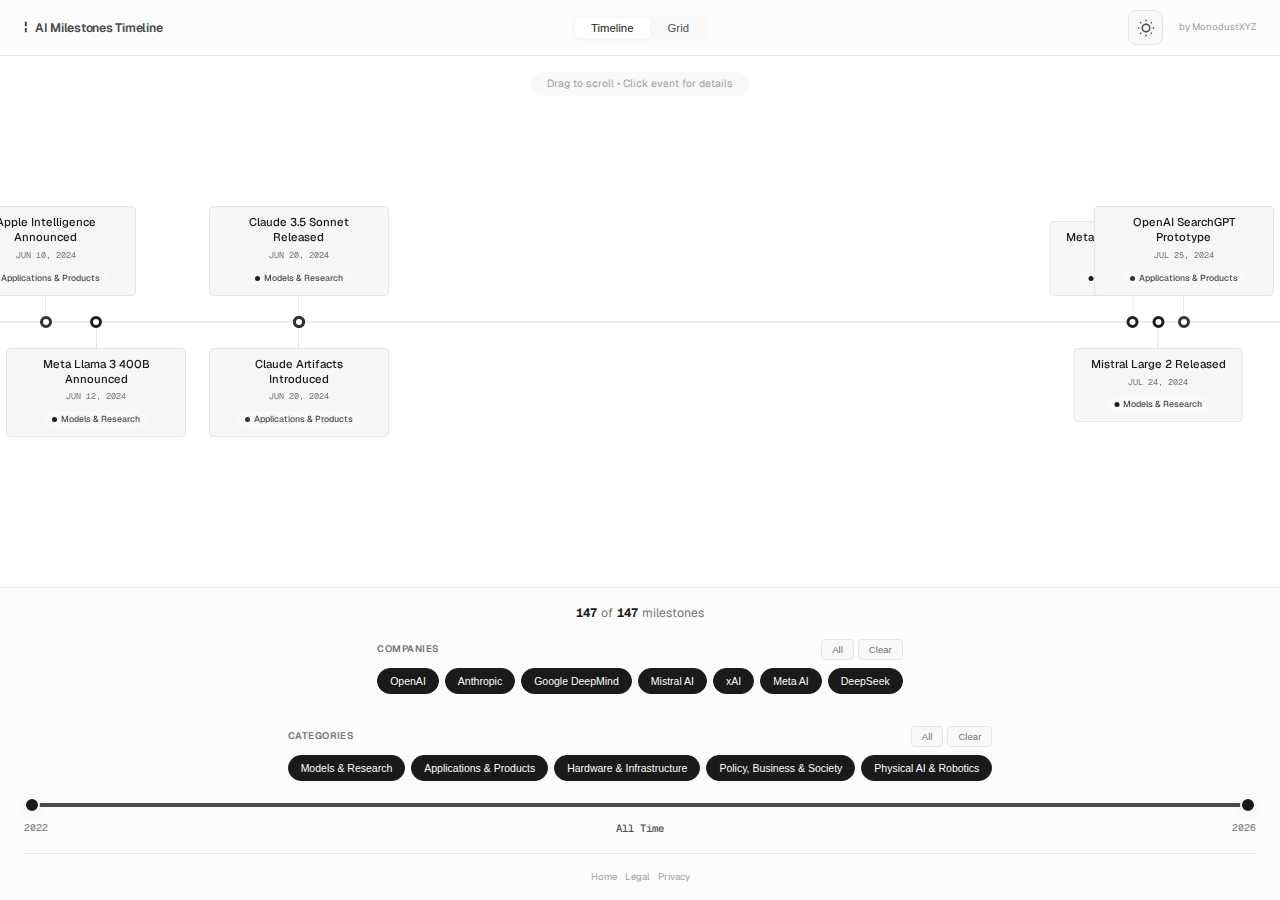
<file: index.html>
<!DOCTYPE html>
<html lang="en" data-theme="dark">
<head>
    <meta charset="UTF-8">
    <meta name="viewport" content="width=device-width, initial-scale=1.0, maximum-scale=1.0, user-scalable=no">
    <title>AI Milestones Timeline | MonodustXYZ</title>
    <meta name="description" content="Comprehensive timeline of AI milestones from OpenAI, Anthropic, Google, Meta, and more. Tracking of model releases, capabilities, and industry developments.">
    
    <!-- Fonts -->
    <link rel="stylesheet" href="fonts/fonts.css">
    
    <!-- Styles -->
    <link rel="stylesheet" href="styles.css">
    
    <!-- Favicon -->
    <link rel="icon" type="image/svg+xml" href="data:image/svg+xml,<svg xmlns='http://www.w3.org/2000/svg' viewBox='0 0 100 100'><text y='.9em' font-size='90'>•</text></svg>">
</head>
<body>
    <div id="app">
        <!-- Header -->
        <header class="header">
            <div class="seo-header" style="display: none;">
                <h1>AI Milestones Timeline: Track Every Breakthrough</h1>
                <p>Explore a comprehensive, curated timeline of AI breakthroughs, product launches, research milestones, and model releases from OpenAI, Anthropic, Google, Meta, and the broader industry.</p>
            </div>
            <div class="header-left">
                <div class="logo">
                    <span class="logo-mark">¦</span>
                    <a href="/" class="logo-link">
                        <span class="logo-text">AI Milestones Timeline</span>
                    </a>                      
                </div>
            </div>
            <div class="header-center">
                <div class="view-switcher">
                    <button class="view-btn active" data-view="timeline" title="Timeline view (1)">Timeline</button>
                    <button class="view-btn" data-view="grid" title="Grid view (2)">Grid</button>
                </div>
            </div>
            <div class="header-right">
                <button class="theme-toggle" id="themeToggle" title="Toggle theme (T)">
                    <svg class="icon-sun" width="18" height="18" viewBox="0 0 24 24" fill="none" stroke="currentColor" stroke-width="2">
                        <circle cx="12" cy="12" r="5"></circle>
                        <line x1="12" y1="1" x2="12" y2="3"></line>
                        <line x1="12" y1="21" x2="12" y2="23"></line>
                        <line x1="4.22" y1="4.22" x2="5.64" y2="5.64"></line>
                        <line x1="18.36" y1="18.36" x2="19.78" y2="19.78"></line>
                        <line x1="1" y1="12" x2="3" y2="12"></line>
                        <line x1="21" y1="12" x2="23" y2="12"></line>
                        <line x1="4.22" y1="19.78" x2="5.64" y2="18.36"></line>
                        <line x1="18.36" y1="5.64" x2="19.78" y2="4.22"></line>
                    </svg>
                    <svg class="icon-moon" width="18" height="18" viewBox="0 0 24 24" fill="none" stroke="currentColor" stroke-width="2">
                        <path d="M21 12.79A9 9 0 1 1 11.21 3 7 7 0 0 0 21 12.79z"></path>
                    </svg>
                </button>
                <span class="credit">by MonodustXYZ</span>
            </div>
        </header>

        <!-- Main Canvas -->
        <main class="canvas-container">
            <!-- Grid View -->
            <div id="gridView" class="view">
                <div class="grid-container" id="gridContainer">
                    <div class="grid-sort">
                        <span class="sort-label">Sort by:</span>
                        <button class="sort-btn active" data-sort="date">Date</button>
                        <button class="sort-btn" data-sort="category">Category</button>
                        <button class="sort-btn" data-sort="company">Company</button>
                    </div>
                    <div class="grid-events" id="gridEvents"></div>
                </div>
            </div>

            <!-- Timeline View -->
            <div id="timelineView" class="view active">
                <div class="timeline-hint">Drag to scroll • Click event for details</div>
                <div class="timeline-container" id="timelineContainer">
                    <div class="timeline-scroll" id="timelineScroll">
                        <div class="timeline-track"></div>
                        <div id="timelineEvents" class="timeline-events"></div>
                    </div>
                </div>
            </div>

            <!-- Event Detail Panel -->
            <aside id="eventPanel" class="event-panel">
                <button class="panel-close" id="closePanel" title="Close (Esc)">
                    <svg width="20" height="20" viewBox="0 0 24 24" fill="none" stroke="currentColor" stroke-width="2">
                        <line x1="18" y1="6" x2="6" y2="18"></line>
                        <line x1="6" y1="6" x2="18" y2="18"></line>
                    </svg>
                </button>
                <div class="panel-content">
                    <div class="panel-header">
                        <span class="panel-company" id="panelCompany"></span>
                        <span class="panel-date" id="panelDate"></span>
                    </div>
                    <h2 class="panel-title" id="panelTitle"></h2>
                    
                    <div class="category-badge-container">
                        <span class="category-badge" id="panelCategory"></span>
                    </div>

                    <div class="panel-section">
                        <h3 class="section-title">
                            <svg width="14" height="14" viewBox="0 0 24 24" fill="none" stroke="currentColor" stroke-width="2">
                                <path d="M12 20h9"></path>
                                <path d="M16.5 3.5a2.121 2.121 0 0 1 3 3L7 19l-4 1 1-4L16.5 3.5z"></path>
                            </svg>
                            The Narrative
                        </h3>
                        <p class="section-text" id="panelClaimed"></p>
                        <a class="source-link" id="panelSourceLink" href="#" target="_blank" rel="noopener">
                            <svg width="12" height="12" viewBox="0 0 24 24" fill="none" stroke="currentColor" stroke-width="2">
                                <path d="M18 13v6a2 2 0 0 1-2 2H5a2 2 0 0 1-2-2V8a2 2 0 0 1 2-2h6"></path>
                                <polyline points="15 3 21 3 21 9"></polyline>
                                <line x1="10" y1="14" x2="21" y2="3"></line>
                            </svg>
                            <span id="panelSourceText">View Source</span>
                        </a>
                    </div>

                    <div class="panel-section">
                        <h3 class="section-title">
                            <svg width="14" height="14" viewBox="0 0 24 24" fill="none" stroke="currentColor" stroke-width="2">
                                <polyline points="20 6 9 17 4 12"></polyline>
                            </svg>
                            Reality Check
                        </h3>
                        <p class="section-text" id="panelOutcome"></p>
                        <span class="outcome-date" id="panelOutcomeDate"></span>
                    </div>

                    <div class="panel-section">
                        <h3 class="section-title">
                            <svg width="14" height="14" viewBox="0 0 24 24" fill="none" stroke="currentColor" stroke-width="2">
                                <circle cx="12" cy="12" r="10"></circle>
                                <line x1="12" y1="16" x2="12" y2="12"></line>
                                <line x1="12" y1="8" x2="12.01" y2="8"></line>
                            </svg>
                            Implication
                        </h3>
                        <p class="section-text" id="panelImpact"></p>
                    </div>

                    <div class="panel-section">
                        <h3 class="section-title">Tags</h3>
                        <div class="tags-container" id="panelTags"></div>
                    </div>
                </div>
            </aside>
        </main>

        <!-- Filter Bar -->
        <footer class="filter-bar">
            <!-- Mobile toggle -->
            <button class="filter-toggle" id="filterToggle">
                <svg width="16" height="16" viewBox="0 0 24 24" fill="none" stroke="currentColor" stroke-width="2">
                    <polygon points="22 3 2 3 10 12.46 10 19 14 21 14 12.46 22 3"></polygon>
                </svg>
                <span>Filters</span>
                <span class="filter-count" id="filterCount"></span>
            </button>

            <div class="filter-panel" id="filterPanel">
                <!-- 1. Event Count -->
                <div class="filter-stats">
                    <span class="stat-number" id="visibleCount">0</span>
                    <span class="stat-text">of</span>
                    <span class="stat-number" id="totalCount">0</span>
                    <span class="stat-text">milestones</span>
                </div>

                <!-- 2. Filter Groups -->
                <div class="filter-groups">
                    <!-- Companies Group -->
                    <div class="filter-group">
                        <div class="filter-group-header">
                            <span class="filter-group-label">Companies</span>
                            <div class="filter-actions">
                                <button class="filter-action" id="companySelectAll">All</button>
                                <button class="filter-action" id="companyClear">Clear</button>
                            </div>
                        </div>
                        <div class="filter-buttons" id="companyFilters"></div>
                    </div>

                    <!-- Categories Group -->
                    <div class="filter-group">
                        <div class="filter-group-header">
                            <span class="filter-group-label">Categories</span>
                            <div class="filter-actions">
                                <button class="filter-action" id="categorySelectAll">All</button>
                                <button class="filter-action" id="categoryClear">Clear</button>
                            </div>
                        </div>
                        <div class="filter-buttons" id="categoryFilters"></div>
                    </div>
                </div>

                <!-- 3. Time Range -->
                <div class="filter-section time-section">
                    <div class="time-range-wrapper">
                        <div class="time-range-track"></div>
                        <div class="time-range-selected" id="timeRangeSelected"></div>
                        <input type="range" class="time-range-input" id="timeSliderMin" min="0" max="100" value="0">
                        <input type="range" class="time-range-input" id="timeSliderMax" min="0" max="100" value="100">
                    </div>
                    <div class="time-labels">
                        <span id="timeStart">2022</span>
                        <span class="time-range-display" id="timeRangeDisplay">All Time</span>
                        <span id="timeEnd">2025</span>
                    </div>
                </div>

                <!-- 4. Footer -->
                <div class="footer-links">
                    <a href="/">Home</a>
                    <a href="legal.html">Legal</a>
                    <a href="privacy.html">Privacy</a>
                </div>
            </div>
        </footer>
    </div>

    <script src="data.js"></script>
    <script src="app.js"></script>
</body>
</html>
</file>
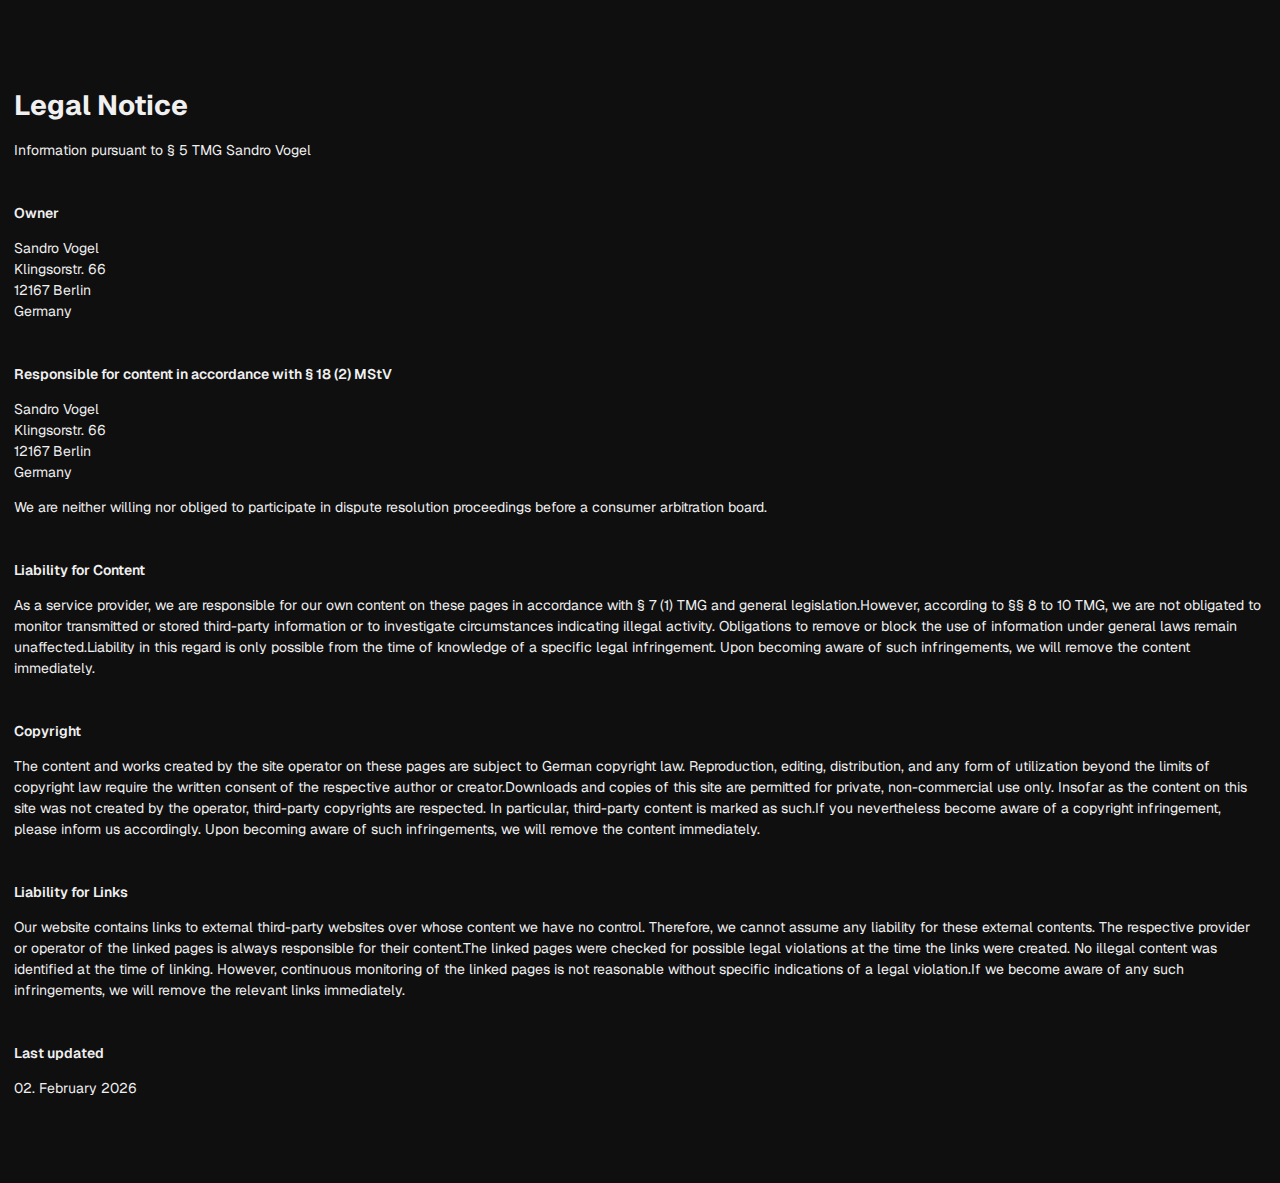
<file: legal.html>
<!DOCTYPE html>
<html lang="en" data-theme="dark">
<head>
    <meta charset="UTF-8">
    <meta name="viewport" content="width=device-width, initial-scale=1.0, maximum-scale=1.0, user-scalable=no">
    <title>Legal Notice | Monodust</title>
    <meta name="description" content="Cut through the noise. See what's really happening in AI.">
    
    <!-- Fonts -->
    <link rel="stylesheet" href="fonts/fonts.css">
    
    <!-- Styles -->
    <link rel="stylesheet" href="styles.css">
    
    <!-- Favicon -->
    <link rel="icon" type="image/svg+xml" href="data:image/svg+xml,<svg xmlns='http://www.w3.org/2000/svg' viewBox='0 0 100 100'><text y='.9em' font-size='90'>◉</text></svg>">
</head>
<body>
    <div class="section">
        <div class="container">
            <div class="content-wrapper">
                <h1 class="h1">Legal Notice</h1>
                <p>Information pursuant to § 5 TMG Sandro Vogel</p>
            </div>
            <div class="content-wrapper">
                <p class="is--bold">Owner</p>
                <p>Sandro Vogel<br>
                    Klingsorstr. 66<br>
                    12167 Berlin<br>
                    Germany</p>
            </div>
            <div class="content-wrapper">
                <p class="is--bold">Responsible for content in accordance with § 18 (2) MStV</p>
                <p>Sandro Vogel<br>
                    Klingsorstr. 66<br>
                    12167 Berlin<br>
                    Germany</p>
                <p>We are neither willing nor obliged to participate in dispute resolution proceedings before a consumer arbitration board.</p>
            </div>
            <div class="content-wrapper">
                <p class="is--bold">Liability for Content</p>
                <p>As a service provider, we are responsible for our own content on these pages in accordance with § 7 (1) TMG and general legislation.However, according to §§ 8 to 10 TMG, we are not obligated to monitor transmitted or stored third-party information or to investigate circumstances indicating illegal activity. Obligations to remove or block the use of information under general laws remain unaffected.Liability in this regard is only possible from the time of knowledge of a specific legal infringement. Upon becoming aware of such infringements, we will remove the content immediately.</p>
            </div>
            <div class="content-wrapper">
                <p class="is--bold">Copyright</p>
                <p>The content and works created by the site operator on these pages are subject to German copyright law. Reproduction, editing, distribution, and any form of utilization beyond the limits of copyright law require the written consent of the respective author or creator.Downloads and copies of this site are permitted for private, non-commercial use only. Insofar as the content on this site was not created by the operator, third-party copyrights are respected. In particular, third-party content is marked as such.If you nevertheless become aware of a copyright infringement, please inform us accordingly. Upon becoming aware of such infringements, we will remove the content immediately.</p>
            </div>
            <div class="content-wrapper">
                <p class="is--bold">Liability for Links</p>
                <p>Our website contains links to external third-party websites over whose content we have no control. Therefore, we cannot assume any liability for these external contents. The respective provider or operator of the linked pages is always responsible for their content.The linked pages were checked for possible legal violations at the time the links were created. No illegal content was identified at the time of linking. However, continuous monitoring of the linked pages is not reasonable without specific indications of a legal violation.If we become aware of any such infringements, we will remove the relevant links immediately.</p>
            </div>
            <div class="content-wrapper">
                <p class="is--bold">Last updated</p>
                <p>02. February 2026</p>
            </div>
        </div>
    </div>
</body>
</html>
</file>
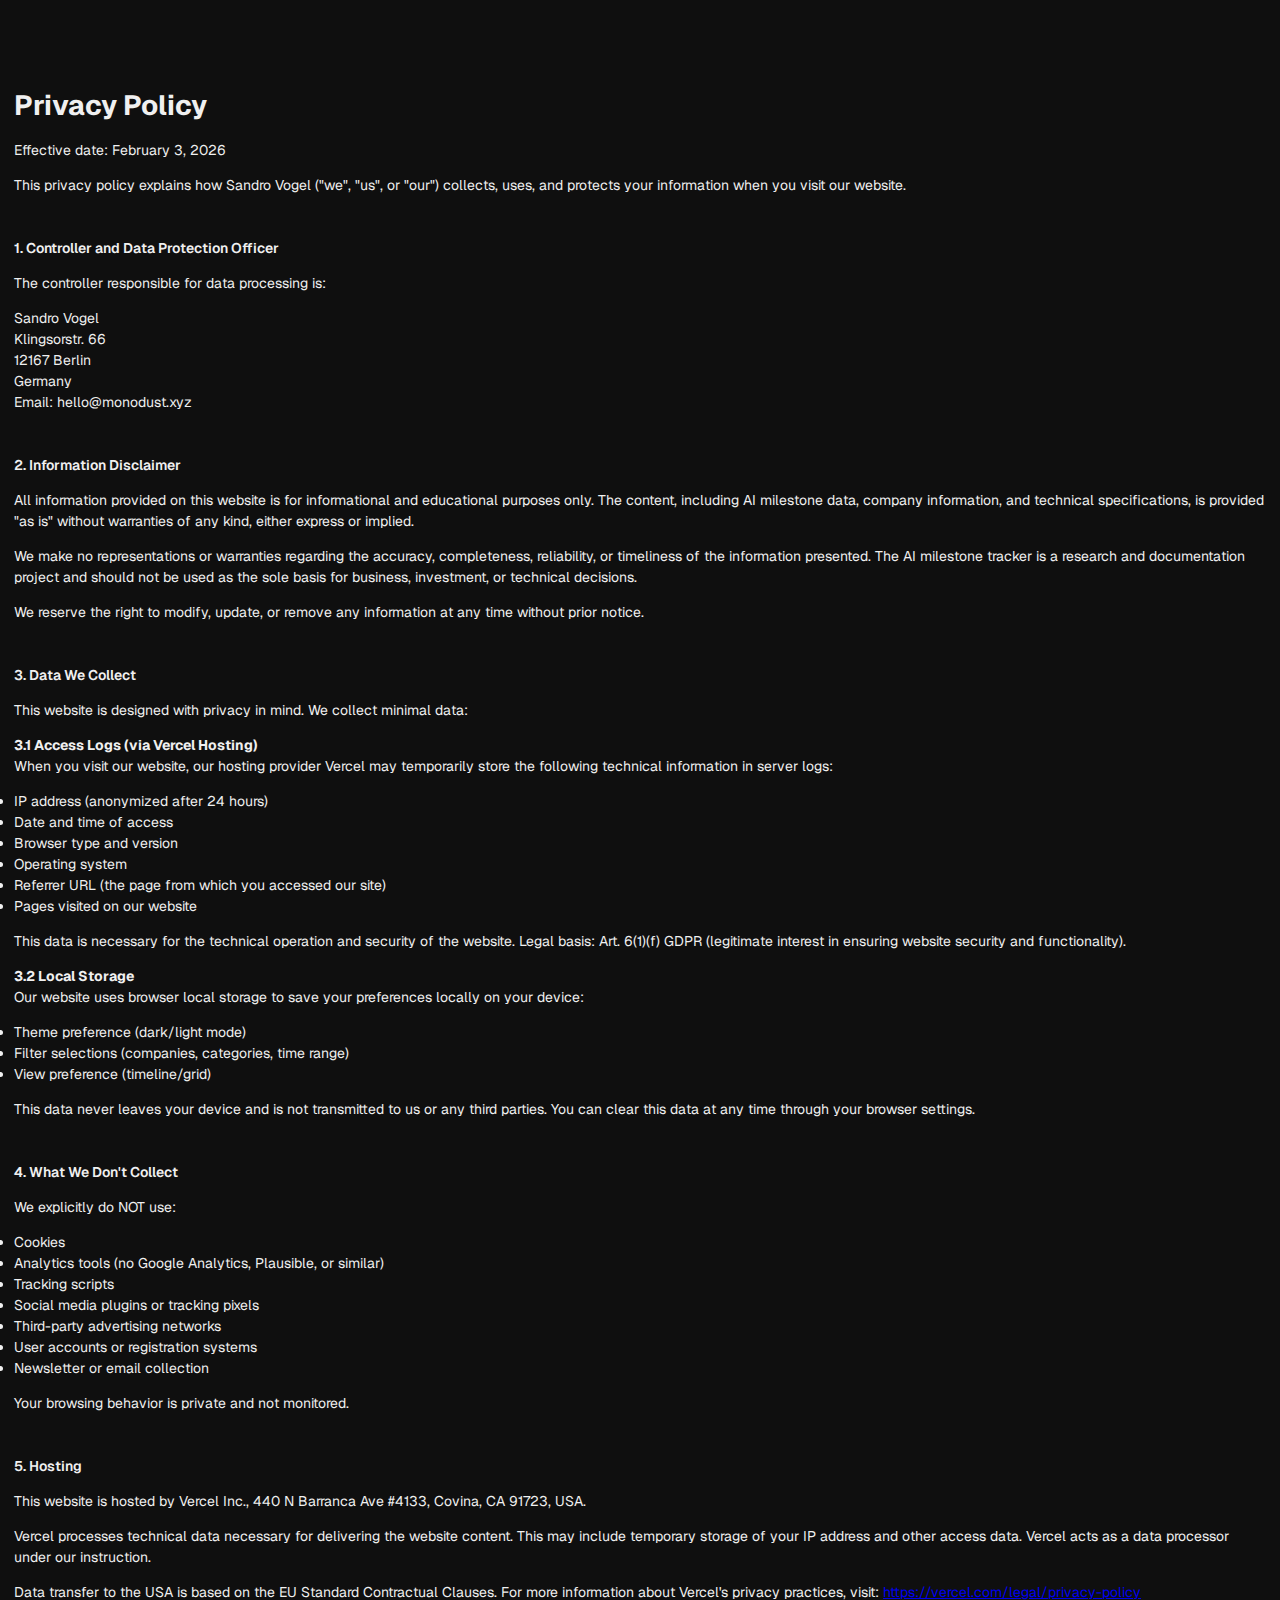
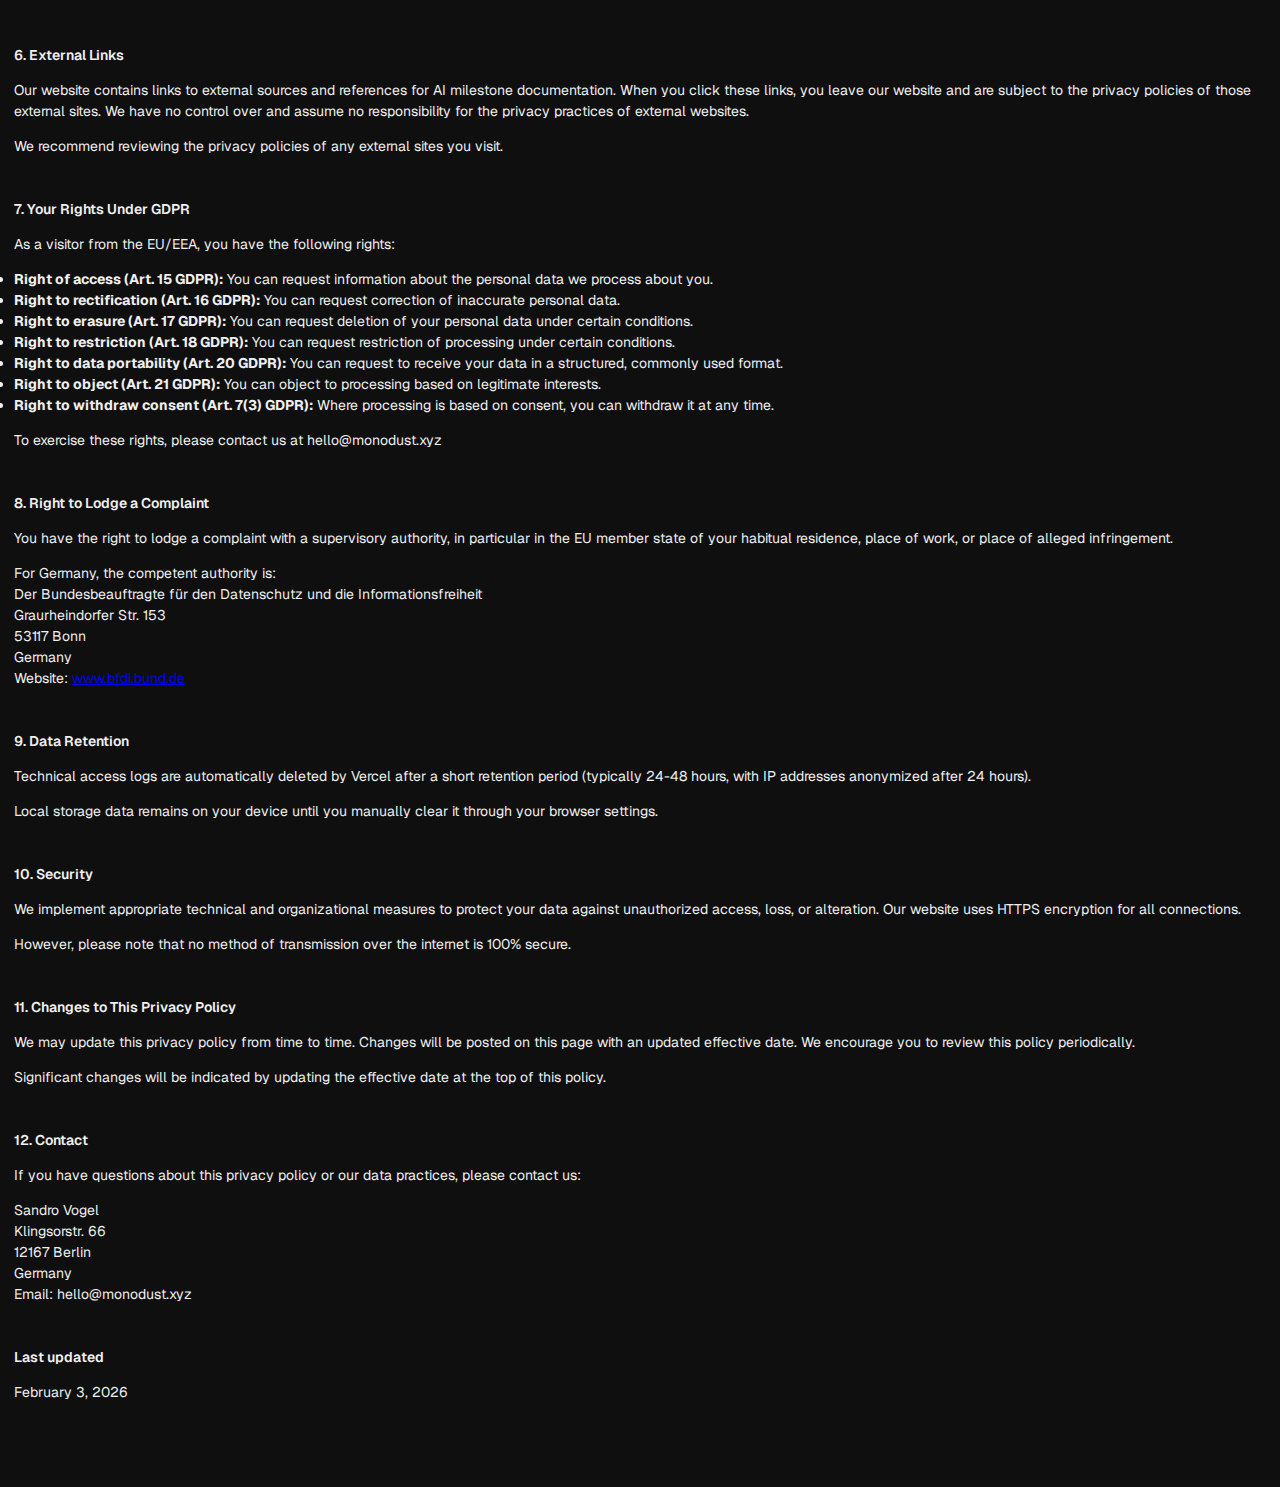
<file: privacy.html>
<!DOCTYPE html>
<html lang="en" data-theme="dark">
<head>
    <meta charset="UTF-8">
    <meta name="viewport" content="width=device-width, initial-scale=1.0, maximum-scale=1.0, user-scalable=no">
    <meta name="robots" content="noindex, nofollow">
    <title>Privacy Policy | MonodustXYZ</title>
    <meta name="description" content="Privacy policy and data protection information.">
    
    <!-- Fonts -->
    <link rel="stylesheet" href="fonts/fonts.css">
    
    <!-- Styles -->
    <link rel="stylesheet" href="styles.css">
    
    <!-- Favicon -->
    <link rel="icon" type="image/svg+xml" href="data:image/svg+xml,<svg xmlns='http://www.w3.org/2000/svg' viewBox='0 0 100 100'><text y='.9em' font-size='90'>◉</text></svg>">
</head>
<body>
    <div class="section">
        <div class="container">
            <div class="content-wrapper">
                <h1 class="h1">Privacy Policy</h1>
                <p>Effective date: February 3, 2026</p>
                <p>This privacy policy explains how Sandro Vogel ("we", "us", or "our") collects, uses, and protects your information when you visit our website.</p>
            </div>

            <div class="content-wrapper">
                <p class="is--bold">1. Controller and Data Protection Officer</p>
                <p>The controller responsible for data processing is:</p>
                <p>Sandro Vogel<br>
                    Klingsorstr. 66<br>
                    12167 Berlin<br>
                    Germany<br>
                    Email: hello@monodust.xyz</p>
            </div>

            <div class="content-wrapper">
                <p class="is--bold">2. Information Disclaimer</p>
                <p>All information provided on this website is for informational and educational purposes only. The content, including AI milestone data, company information, and technical specifications, is provided "as is" without warranties of any kind, either express or implied.</p>
                <p>We make no representations or warranties regarding the accuracy, completeness, reliability, or timeliness of the information presented. The AI milestone tracker is a research and documentation project and should not be used as the sole basis for business, investment, or technical decisions.</p>
                <p>We reserve the right to modify, update, or remove any information at any time without prior notice.</p>
            </div>

            <div class="content-wrapper">
                <p class="is--bold">3. Data We Collect</p>
                <p>This website is designed with privacy in mind. We collect minimal data:</p>
                <p><strong>3.1 Access Logs (via Vercel Hosting)</strong><br>
                When you visit our website, our hosting provider Vercel may temporarily store the following technical information in server logs:</p>
                <ul>
                    <li>IP address (anonymized after 24 hours)</li>
                    <li>Date and time of access</li>
                    <li>Browser type and version</li>
                    <li>Operating system</li>
                    <li>Referrer URL (the page from which you accessed our site)</li>
                    <li>Pages visited on our website</li>
                </ul>
                <p>This data is necessary for the technical operation and security of the website. Legal basis: Art. 6(1)(f) GDPR (legitimate interest in ensuring website security and functionality).</p>
                
                <p><strong>3.2 Local Storage</strong><br>
                Our website uses browser local storage to save your preferences locally on your device:</p>
                <ul>
                    <li>Theme preference (dark/light mode)</li>
                    <li>Filter selections (companies, categories, time range)</li>
                    <li>View preference (timeline/grid)</li>
                </ul>
                <p>This data never leaves your device and is not transmitted to us or any third parties. You can clear this data at any time through your browser settings.</p>
            </div>

            <div class="content-wrapper">
                <p class="is--bold">4. What We Don't Collect</p>
                <p>We explicitly do NOT use:</p>
                <ul>
                    <li>Cookies</li>
                    <li>Analytics tools (no Google Analytics, Plausible, or similar)</li>
                    <li>Tracking scripts</li>
                    <li>Social media plugins or tracking pixels</li>
                    <li>Third-party advertising networks</li>
                    <li>User accounts or registration systems</li>
                    <li>Newsletter or email collection</li>
                </ul>
                <p>Your browsing behavior is private and not monitored.</p>
            </div>

            <div class="content-wrapper">
                <p class="is--bold">5. Hosting</p>
                <p>This website is hosted by Vercel Inc., 440 N Barranca Ave #4133, Covina, CA 91723, USA.</p>
                <p>Vercel processes technical data necessary for delivering the website content. This may include temporary storage of your IP address and other access data. Vercel acts as a data processor under our instruction.</p>
                <p>Data transfer to the USA is based on the EU Standard Contractual Clauses. For more information about Vercel's privacy practices, visit: <a href="https://vercel.com/legal/privacy-policy" target="_blank" rel="noopener">https://vercel.com/legal/privacy-policy</a></p>
            </div>

            <div class="content-wrapper">
                <p class="is--bold">6. External Links</p>
                <p>Our website contains links to external sources and references for AI milestone documentation. When you click these links, you leave our website and are subject to the privacy policies of those external sites. We have no control over and assume no responsibility for the privacy practices of external websites.</p>
                <p>We recommend reviewing the privacy policies of any external sites you visit.</p>
            </div>

            <div class="content-wrapper">
                <p class="is--bold">7. Your Rights Under GDPR</p>
                <p>As a visitor from the EU/EEA, you have the following rights:</p>
                <ul>
                    <li><strong>Right of access (Art. 15 GDPR):</strong> You can request information about the personal data we process about you.</li>
                    <li><strong>Right to rectification (Art. 16 GDPR):</strong> You can request correction of inaccurate personal data.</li>
                    <li><strong>Right to erasure (Art. 17 GDPR):</strong> You can request deletion of your personal data under certain conditions.</li>
                    <li><strong>Right to restriction (Art. 18 GDPR):</strong> You can request restriction of processing under certain conditions.</li>
                    <li><strong>Right to data portability (Art. 20 GDPR):</strong> You can request to receive your data in a structured, commonly used format.</li>
                    <li><strong>Right to object (Art. 21 GDPR):</strong> You can object to processing based on legitimate interests.</li>
                    <li><strong>Right to withdraw consent (Art. 7(3) GDPR):</strong> Where processing is based on consent, you can withdraw it at any time.</li>
                </ul>
                <p>To exercise these rights, please contact us at hello@monodust.xyz</p>
            </div>

            <div class="content-wrapper">
                <p class="is--bold">8. Right to Lodge a Complaint</p>
                <p>You have the right to lodge a complaint with a supervisory authority, in particular in the EU member state of your habitual residence, place of work, or place of alleged infringement.</p>
                <p>For Germany, the competent authority is:<br>
                Der Bundesbeauftragte für den Datenschutz und die Informationsfreiheit<br>
                Graurheindorfer Str. 153<br>
                53117 Bonn<br>
                Germany<br>
                Website: <a href="https://www.bfdi.bund.de" target="_blank" rel="noopener">www.bfdi.bund.de</a></p>
            </div>

            <div class="content-wrapper">
                <p class="is--bold">9. Data Retention</p>
                <p>Technical access logs are automatically deleted by Vercel after a short retention period (typically 24-48 hours, with IP addresses anonymized after 24 hours).</p>
                <p>Local storage data remains on your device until you manually clear it through your browser settings.</p>
            </div>

            <div class="content-wrapper">
                <p class="is--bold">10. Security</p>
                <p>We implement appropriate technical and organizational measures to protect your data against unauthorized access, loss, or alteration. Our website uses HTTPS encryption for all connections.</p>
                <p>However, please note that no method of transmission over the internet is 100% secure.</p>
            </div>

            <div class="content-wrapper">
                <p class="is--bold">11. Changes to This Privacy Policy</p>
                <p>We may update this privacy policy from time to time. Changes will be posted on this page with an updated effective date. We encourage you to review this policy periodically.</p>
                <p>Significant changes will be indicated by updating the effective date at the top of this policy.</p>
            </div>

            <div class="content-wrapper">
                <p class="is--bold">12. Contact</p>
                <p>If you have questions about this privacy policy or our data practices, please contact us:</p>
                <p>Sandro Vogel<br>
                    Klingsorstr. 66<br>
                    12167 Berlin<br>
                    Germany<br>
                    Email: hello@monodust.xyz</p>
            </div>

            <div class="content-wrapper">
                <p class="is--bold">Last updated</p>
                <p>February 3, 2026</p>
            </div>
        </div>
    </div>
</body>
</html>
</file>
<file: fonts/fonts.css>
@font-face {
    font-family: 'Geist Sans';
    src: url('Geist-Variable.ttf') format('truetype-variations');
    font-weight: 100 900;
    font-style: normal;
    font-display: swap;
}

@font-face {
    font-family: 'Geist Mono';
    src: url('GeistMono-Variable.ttf') format('truetype-variations');
    font-weight: 100 900;
    font-style: normal;
    font-display: swap;
}

:root {
    --font-sans: 'Geist Sans', system-ui, -apple-system, BlinkMacSystemFont, 'Segoe UI', sans-serif;
    --font-mono: 'Geist Mono', ui-monospace, SFMono-Regular, Menlo, Monaco, Consolas, 'Liberation Mono', 'Courier New', monospace;
    --font-size-base: 14px;
    --font-line-height-base: 1.5;
}

body {
    font-family: var(--font-sans);
    font-size: var(--font-size-base);
    line-height: var(--font-line-height-base);
    -webkit-font-smoothing: antialiased;
    -moz-osx-font-smoothing: grayscale;
}

.font-sans {
    font-family: var(--font-sans);
}

.font-mono {
    font-family: var(--font-mono);
}

.is--bold {
    font-weight: 600;
}
</file>
<file: styles.css>
/**
 * ========================================
 * Kumagaizo - STYLES
 * ========================================
 */

/* ========== CSS & VARIABLES ========== */

*,
*::before,
*::after {
    margin: 0;
    padding: 0;
    box-sizing: border-box;
}

/* Dark Theme (Default) */
[data-theme="dark"] {
    --bg-primary:   #0f0f0f;
    --bg-secondary:  #141414;
    --bg-tertiary:   #191919;
    --bg-elevated:   #1e1e1e;
    --bg-hover:      #242424;
    
    --text-primary:  #f0f0f0;
    --text-secondary:#b0b0b0;
    --text-tertiary: #808080;
    --text-muted:    #606060;
    
    --border-primary:   #242424;
    --border-secondary: #2a2a2a;
    --border-subtle:    #1e1e1e;
    
    --shadow-sm: 0 1px 3px rgba(0, 0, 0, 0.45);
    --shadow-md: 0 4px 12px rgba(0, 0, 0, 0.40);
    --shadow-lg: 0 8px 20px rgba(0, 0, 0, 0.35);
}

/* Light Theme */
[data-theme="light"] {
    --bg-primary:   #ffffff;
    --bg-secondary:  #fcfcfc;
    --bg-tertiary:   #f8f8f8;
    --bg-elevated:   #f6f6f6;
    --bg-hover:      #f2f2f2;
    
    --text-primary:  #1a1a1a;
    --text-secondary:#4d4d4d;
    --text-tertiary: #737373;
    --text-muted:    #9e9e9e;
    
    --border-primary:   #e5e5e5;
    --border-secondary: #eeeeee;
    --border-subtle:    #f5f5f5;
    
    --shadow-sm: 0 1px 3px rgba(0, 0, 0, 0.035);
    --shadow-md: 0 4px 12px rgba(0, 0, 0, 0.045);
    --shadow-lg: 0 8px 20px rgba(0, 0, 0, 0.055);
}

:root {
    /* ==========================================
       COLOR SYSTEM - ALL COLORS MANAGED HERE
       ========================================== */
    
    /* Accent Color */
    --accent: #4a4a4a;
    --accent-rgb: 74, 74, 74;

    /* Semantic Colors */
    --color-success: #969696;
    --color-success-rgb: 150, 150, 150;
    --color-error: #333333;
    --color-error-rgb: 51, 51, 51;

    /* Company Colors */
    --company-openai: #00b386;
    --company-openai-rgb: 0, 179, 134;   
    --company-anthropic: #d95f47;
    --company-anthropic-rgb: 217, 95, 71;    
    --company-google: #3366ff;
    --company-google-rgb: 51, 102, 255;    
    --company-meta: #006aff;
    --company-meta-rgb: 0, 106, 255;    
    --company-mistral: #ff6a00;
    --company-mistral-rgb: 255, 106, 0;    
    --company-xai: #7a7aff;
    --company-xai-rgb: 122, 122, 255;    
    --company-deepseek: #4d6fff;
    --company-deepseek-rgb: 77, 111, 255;

    /* Category Colors */
    --cat-models:        #1e1e1e;
    --cat-models-rgb:    30, 30, 30;    
    --cat-applications:  #333333;
    --cat-applications-rgb: 51, 51, 51;    
    --cat-hardware:      #4a4a4a;
    --cat-hardware-rgb:  74, 74, 74;    
    --cat-policy:        #6b6b6b;
    --cat-policy-rgb:    107, 107, 107;    
    --cat-physical:      #969696;
    --cat-physical-rgb:  150, 150, 150;
    
    /* ==========================================
       SPACING, TYPOGRAPHY, ETC.
       ========================================== */
    
    /* Spacing */
    --space-xs: 4px;
    --space-sm: 8px;
    --space-md: 16px;
    --space-lg: 24px;
    --space-xl: 32px;
    --space-2xl: 48px;
    --bar-height: 21px;
    --bar-border-radius: 3px;
    
    /* Typography */
    --font-sans: 'Geist Sans', system-ui, -apple-system, sans-serif;
    --font-mono: 'Geist Mono', ui-monospace, monospace;
    
    /* Border Radius */
    --radius-sm: 4px;
    --radius-md: 8px;
    --radius-lg: 12px;
    --radius-full: 9999px;
    
    /* Transitions */
    --transition-fast: 150ms ease;
    --transition-normal: 250ms ease;
    --transition-slow: 400ms ease;
}

/* ========== BASE STYLES ========== */

html {
    font-size: 14px;
    -webkit-font-smoothing: antialiased;
    -moz-osx-font-smoothing: grayscale;
}

body {
    font-family: var(--font-sans);
    background: var(--bg-primary);
    color: var(--text-primary);
    line-height: 1.5;
    /*overflow: hidden;*/
    height: 100vh;
    transition: background-color var(--transition-normal), color var(--transition-normal);
}

.section {
    padding-top: 6rem;
    padding-bottom: 6rem;
}

.container {
    padding-left: 1rem;
    padding-right: 1rem;
    display: flex;
    flex-direction: column;
    row-gap: 3rem;
}

.content-wrapper {
    display: flex;
    flex-direction: column;
    row-gap: 1rem;
}

#app {
    display: flex;
    flex-direction: column;
    height: 100vh;
    height: 100dvh; /* Dynamic viewport height for mobile */
    overflow: hidden;
    position: relative;
}

/* ========== HEADER ========== */

.header {
    display: flex;
    align-items: center;
    justify-content: space-between;
    padding: var(--space-md) var(--space-lg);
    background: var(--bg-secondary);
    border-bottom: 1px solid var(--border-primary);
    flex-shrink: 0;
    height: 56px;
    z-index: 100;
}

.header-left {
    display: flex;
    align-items: center;
    min-width: 200px;
}

.header-center {
    display: flex;
    justify-content: center;
    flex: 1;
}

.header-right {
    display: flex;
    align-items: center;
    gap: var(--space-md);
    min-width: 200px;
    justify-content: flex-end;
}

/* Logo */
.logo {
    display: flex;
    align-items: center;
    gap: var(--space-sm);
    cursor: default;
}

.logo-link {
    text-decoration: none;
}

.logo-mark {
    font-size: 0.875rem;
    font-weight: 600;
    color: var(--text-primary);
    letter-spacing: -0.02em;
    text-decoration: none;
}

.logo-text {
    font-size: 0.875rem;
    font-weight: 600;
    color: var(--accent);
    letter-spacing: -0.02em;
    text-decoration: none;
}

/* View Switcher */
.view-switcher {
    display: flex;
    background: var(--bg-tertiary);
    border-radius: var(--radius-md);
    padding: 3px;
    gap: 2px;
}

.view-btn {
    padding: var(--space-xs) var(--space-md);
    background: transparent;
    border: none;
    border-radius: var(--radius-sm);
    color: var(--text-secondary);
    font-size: 0.8125rem;
    font-weight: 500;
    cursor: pointer;
    transition: all var(--transition-fast);
}

.view-btn:hover {
    color: var(--text-primary);
}

.view-btn.active {
    background: var(--bg-primary);
    color: var(--text-primary);
    box-shadow: var(--shadow-sm);
}

/* Theme Toggle */
.theme-toggle {
    width: 2.5rem;
    height: 2.5rem;
    padding: 0.3rem;
    display: flex;
    align-items: center;
    justify-content: center;
    background: var(--bg-tertiary);
    border: 1px solid var(--border-primary);
    border-radius: var(--radius-md);
    color: var(--text-secondary);
    cursor: pointer;
    transition: all var(--transition-fast);
}

.theme-toggle:hover {
    background: var(--bg-hover);
    color: var(--text-primary);
}

[data-theme="dark"] .icon-sun { display: none; }
[data-theme="dark"] .icon-moon { display: block; }
[data-theme="light"] .icon-sun { display: block; }
[data-theme="light"] .icon-moon { display: none; }

/* Credit */
.credit {
    font-size: 0.6875rem;
    color: var(--text-muted);
}

/* ========== MAIN CANVAS ========== */

.canvas-container {
    flex: 1;
    position: relative;
    overflow: hidden;
    background: var(--bg-primary);
}

.view {
    position: absolute;
    inset: 0;
    opacity: 0;
    visibility: hidden;
    transition: opacity var(--transition-normal), visibility var(--transition-normal);
}

.view.active {
    opacity: 1;
    visibility: visible;
}

/* ========== GRID VIEW ========== */

.grid-container {
    height: 100%;
    overflow-y: auto;
    padding: var(--space-lg) var(--space-xl);
}

.grid-sort {
    display: flex;
    align-items: center;
    gap: var(--space-sm);
    margin-bottom: var(--space-lg);
    justify-content: center;
}

.sort-label {
    font-size: 0.75rem;
    color: var(--text-tertiary);
}

.sort-btn {
    padding: var(--space-xs) var(--space-sm);
    background: transparent;
    border: 1px solid transparent;
    border-radius: var(--radius-sm);
    color: var(--text-secondary);
    font-size: 0.75rem;
    cursor: pointer;
    transition: all var(--transition-fast);
}

.sort-btn:hover {
    color: var(--text-primary);
}

.sort-btn.active {
    background: var(--bg-tertiary);
    border-color: var(--border-primary);
    color: var(--text-primary);
}

/* Grid Layout */
.grid-events {
    display: grid;
    grid-template-columns: repeat(auto-fill, minmax(280px, 1fr));
    gap: var(--space-sm);
}

/* Grid Card */
.grid-card {
    background: var(--bg-elevated);
    border: 1px solid var(--border-primary);
    border-radius: var(--radius-sm);
    padding: var(--space-md);
    cursor: pointer;
    transition: all var(--transition-fast);
}

.grid-card:hover {
    border-color: var(--border-secondary);
    box-shadow: var(--shadow-md);
}

.grid-card-header {
    display: flex;
    justify-content: space-between;
    align-items: flex-start;
    margin-bottom: var(--space-sm);
}

.grid-card-company {
    font-size: 0.6875rem;
    font-weight: 600;
    text-transform: uppercase;
    letter-spacing: 0.05em;
    color: var(--text-tertiary);
}

.grid-card-date {
    font-size: 0.6875rem;
    color: var(--text-muted);
    font-family: var(--font-mono);
    text-transform: uppercase;
}

.grid-card-title {
    font-size: 1rem;
    font-weight: 500;
    line-height: 1.3;
    margin-bottom: var(--space-sm);
    display: -webkit-box;
    -webkit-line-clamp: 2;
    -webkit-box-orient: vertical;
    overflow: hidden;
}

/* Category badge for grid cards */
.grid-card-category {
    display: inline-flex;
    align-items: center;
    gap: 4px;
    font-size: 0.6875rem;
    font-weight: 500;
    padding: 3px 10px;
    border-radius: var(--radius-full);
    background: var(--bg-tertiary);
    color: var(--text-secondary);
}

.grid-card-category::before {
    content: '';
    width: 6px;
    height: 6px;
    border-radius: 50%;
}

.grid-card-category[data-category="models"]::before { background: var(--cat-models); }
.grid-card-category[data-category="applications"]::before { background: var(--cat-applications); }
.grid-card-category[data-category="hardware"]::before { background: var(--cat-hardware); }
.grid-card-category[data-category="policy"]::before { background: var(--cat-policy); }
.grid-card-category[data-category="physical"]::before { background: var(--cat-physical); }

/* ========== TIMELINE VIEW ========== */

.timeline-hint {
    position: absolute;
    top: var(--space-md);
    left: 50%;
    transform: translateX(-50%);
    font-size: 0.75rem;
    color: var(--text-muted);
    background: var(--bg-tertiary);
    padding: var(--space-xs) var(--space-md);
    border-radius: var(--radius-full);
    z-index: 10;
    pointer-events: none;
}

.timeline-container {
    position: absolute;
    inset: 0;
    overflow: hidden;
    cursor: grab;
}

.timeline-container.dragging {
    cursor: grabbing;
}

.timeline-container.dragging * {
    pointer-events: none;
}

.timeline-scroll {
    position: relative;
    height: 100%;
    min-width: 100%;
    will-change: transform;
}

.timeline-track {
    position: absolute;
    left: 0;
    right: 0;
    top: 50%;
    height: 2px;
    background: var(--border-secondary);
    transform: translateY(-50%);
}

.timeline-events {
    position: relative;
    height: 100%;
}

/* Year Markers */
.timeline-year-marker {
    position: absolute;
    top: calc(50% - 60px);
    transform: translateX(-50%);
    font-size: 0.75rem;
    font-family: var(--font-mono);
    font-weight: 600;
    color: var(--text-tertiary);
    background: var(--bg-primary);
    padding: 2px 8px;
    border-radius: var(--radius-sm);
}

/* Timeline Event */
.timeline-event {
    position: absolute;
    top: 50%;
    display: flex;
    flex-direction: column;
    align-items: center;
    cursor: pointer;
    transform: translateX(-50%);
}

.timeline-event.below {
    top: calc(50% - 6px);
}

.timeline-event.above {
    top: auto;
    bottom: calc(50% - 6px);
    flex-direction: column-reverse;
}

.timeline-event:hover {
    z-index: 10;
}

.timeline-event:hover .timeline-event-card {
    border-color: var(--border-secondary);
    box-shadow: var(--shadow-lg);
}

/* Dot */
.timeline-event-dot {
    width: 12px;
    height: 12px;
    border-radius: 50%;
    background: var(--bg-primary);
    border: 3px solid var(--text-tertiary);
    flex-shrink: 0;
    z-index: 2;
    transition: all var(--transition-fast);
}

.timeline-event:hover .timeline-event-dot {
    transform: scale(1.3);
    border-color: var(--text-primary);
}

.timeline-event.selected .timeline-event-dot {
    border-color: var(--accent);
    box-shadow: 0 0 0 4px rgba(59, 130, 246, 0.3);
}

/* Dot colors by category */
.timeline-event[data-category="models"] .timeline-event-dot { border-color: var(--cat-models); }
.timeline-event[data-category="applications"] .timeline-event-dot { border-color: var(--cat-applications); }
.timeline-event[data-category="hardware"] .timeline-event-dot { border-color: var(--cat-hardware); }
.timeline-event[data-category="policy"] .timeline-event-dot { border-color: var(--cat-policy); }
.timeline-event[data-category="physical"] .timeline-event-dot { border-color: var(--cat-physical); }

/* Connector */
.timeline-event-connector {
    width: 1px;
    height: 20px;
    background: var(--border-primary);
    flex-shrink: 0;
}

/* Card */
.timeline-event-card {
    background: var(--bg-elevated);
    border: 1px solid var(--border-primary);
    border-radius: var(--radius-sm);
    padding: var(--space-sm) var(--space-md);
    min-width: 140px;
    max-width: 180px;
    text-align: center;
    transition: all var(--transition-fast);
}

.timeline-event-title {
    font-size: 0.8125rem;
    font-weight: 500;
    color: var(--text-primary);
    margin-bottom: var(--space-xs);
    line-height: 1.3;
    display: -webkit-box;
    -webkit-line-clamp: 2;
    -webkit-box-orient: vertical;
    overflow: hidden;
}

.timeline-event-company {
    font-size: 0.7rem;
    font-weight: 500;
    color: var(--text-tertiary);
    margin-bottom: var(--space-xs);
    line-height: 1;
    display: -webkit-box;
    -webkit-line-clamp: 2;
    -webkit-box-orient: vertical;
    overflow: hidden;
}

.timeline-event-date {
    font-size: 0.6rem;
    color: var(--text-tertiary);
    font-family: var(--font-mono);
    margin-bottom: var(--space-xs);
    text-transform: uppercase;
}

.timeline-event-category {
    display: inline-flex;
    align-items: center;
    gap: 4px;
    font-size: 0.625rem;
    font-weight: 500;
    padding: 2px 8px;
    border-radius: var(--radius-full);
    background: var(--bg-tertiary);
    color: var(--text-secondary);
}

.timeline-event-category::before {
    content: '';
    width: 5px;
    height: 5px;
    border-radius: 50%;
}

.timeline-event-category[data-category="models"]::before { background: var(--cat-models); }
.timeline-event-category[data-category="applications"]::before { background: var(--cat-applications); }
.timeline-event-category[data-category="hardware"]::before { background: var(--cat-hardware); }
.timeline-event-category[data-category="policy"]::before { background: var(--cat-policy); }
.timeline-event-category[data-category="physical"]::before { background: var(--cat-physical); }

/* Empty State */
.empty-state {
    position: absolute;
    inset: 0;
    display: flex;
    flex-direction: column;
    align-items: center;
    justify-content: center;
    color: var(--text-tertiary);
}

.empty-state-icon {
    font-size: 3rem;
    margin-bottom: var(--space-md);
    opacity: 0.5;
}

.empty-state-text {
    font-size: 0.875rem;
}

/* ========== EVENT PANEL ========== */

.event-panel {
    position: absolute;
    top: 0;
    right: 0;
    bottom: 0;
    width: 400px;
    max-width: 100%;
    background: var(--bg-secondary);
    border-left: 1px solid var(--border-primary);
    transform: translateX(100%);
    transition: transform var(--transition-normal);
    z-index: 50;
    display: flex;
    flex-direction: column;
    overflow: hidden;
}

.event-panel.open {
    transform: translateX(0);
}

.panel-close {
    position: absolute;
    top: var(--space-md);
    right: var(--space-md);
    width: 32px;
    height: 32px;
    display: flex;
    align-items: center;
    justify-content: center;
    background: var(--bg-tertiary);
    border: 1px solid var(--border-primary);
    border-radius: var(--radius-md);
    color: var(--text-secondary);
    cursor: pointer;
    transition: all var(--transition-fast);
    z-index: 10;
}

.panel-close:hover {
    background: var(--bg-hover);
    color: var(--text-primary);
}

.panel-content {
    padding: var(--space-xl);
    overflow-y: auto;
    flex: 1;
}

.panel-header {
    display: flex;
    align-items: center;
    gap: var(--space-md);
    padding-top: var(--space-lg);
    margin-bottom: var(--space-sm);
}

.panel-company {
    font-size: 0.75rem;
    font-weight: 600;
    text-transform: uppercase;
    letter-spacing: 0.05em;
    color: var(--text-secondary);
}

.panel-date {
    font-size: 0.75rem;
    color: var(--text-tertiary);
    font-family: var(--font-mono);
    text-transform: uppercase;
}

.panel-title {
    font-size: 1.5rem;
    font-weight: 600;
    line-height: 1.2;
    margin-bottom: var(--space-lg);
}

/* Category Badge in Panel */
.category-badge-container {
    margin-bottom: var(--space-lg);
}

.category-badge {
    display: inline-flex;
    align-items: center;
    gap: 8px;
    font-size: 0.8125rem;
    font-weight: 500;
    padding: 8px 14px;
    border-radius: var(--radius-full);
    background: var(--bg-tertiary);
}

.category-badge::before {
    content: '';
    width: 8px;
    height: 8px;
    border-radius: 50%;
}

.category-badge[data-category="models"]::before { background: var(--cat-models); }
.category-badge[data-category="applications"]::before { background: var(--cat-applications); }
.category-badge[data-category="hardware"]::before { background: var(--cat-hardware); }
.category-badge[data-category="policy"]::before { background: var(--cat-policy); }
.category-badge[data-category="physical"]::before { background: var(--cat-physical); }

/* Panel Sections */
.panel-section {
    margin-bottom: var(--space-lg);
}

.section-title {
    display: flex;
    align-items: center;
    gap: var(--space-sm);
    font-size: 0.6875rem;
    font-weight: 600;
    text-transform: uppercase;
    letter-spacing: 0.05em;
    color: var(--text-tertiary);
    margin-bottom: var(--space-sm);
}

.section-title svg {
    opacity: 0.7;
}

.section-text {
    font-size: 0.875rem;
    color: var(--text-secondary);
    line-height: 1.6;
}

/* Source Link */
.source-link {
    display: inline-flex;
    align-items: center;
    gap: 6px;
    font-size: 0.75rem;
    color: var(--accent);
    text-decoration: none;
    margin-top: var(--space-sm);
    transition: opacity var(--transition-fast);
}

.source-link:hover {
    opacity: 0.8;
}

/* Outcome Date */
.outcome-date {
    display: block;
    font-size: 0.6875rem;
    color: var(--text-muted);
    font-family: var(--font-mono);
    margin-top: var(--space-sm);
    text-transform: uppercase;
}

/* Tags */
.tags-container {
    display: flex;
    flex-wrap: wrap;
    gap: var(--space-sm);
}

.tag {
    font-size: 0.75rem;
    padding: var(--space-xs) var(--space-sm);
    background: var(--bg-tertiary);
    border-radius: var(--radius-sm);
    color: var(--text-secondary);
    text-transform: uppercase;
}

/* ========== FILTER BAR ========== */

.filter-bar {
    display: flex;
    flex-direction: column;
    background: var(--bg-secondary);
    border-top: 1px solid var(--border-primary);
    z-index: 100;
    flex-shrink: 0;
    min-height: auto;
}

.filter-toggle {
    display: none;
    align-items: center;
    justify-content: center;
    gap: var(--space-sm);
    padding: var(--space-md);
    background: transparent;
    border: none;
    color: var(--text-secondary);
    font-size: 0.8125rem;
    cursor: pointer;
    transition: all var(--transition-fast);
}

.filter-toggle:hover {
    color: var(--text-primary);
}

.filter-count {
    display: inline-flex;
    align-items: center;
    justify-content: center;
    min-width: 18px;
    height: 18px;
    padding: 0 5px;
    background: var(--accent);
    color: white;
    border-radius: var(--radius-full);
    font-size: 0.6875rem;
    font-weight: 600;
}

.filter-count:empty {
    display: none;
}

.filter-panel {
    display: flex;
    flex-direction: column;
    gap: var(--space-md);
    padding: var(--space-md) var(--space-lg);
    overflow: visible;
    width: 100%;
}

/* Stats */
.filter-stats {
    display: flex;
    align-items: center;
    justify-content: center;
    gap: var(--space-xs);
}

.stat-number {
    font-size: 0.875rem;
    font-weight: 700;
    font-family: var(--font-mono);
    color: var(--text-primary);
}

.stat-text {
    font-size: 0.875rem;
    color: var(--text-tertiary);
}

/* Filter Groups Container */
.filter-groups {
    display: flex;
    gap: var(--space-xl);
    justify-content: center;
    flex-wrap: wrap;
}

/* Individual Filter Group */
.filter-group {
    display: flex;
    flex-direction: column;
    gap: var(--space-sm);
    min-width: 200px;
}

.filter-group-header {
    display: flex;
    justify-content: space-between;
    align-items: center;
    gap: var(--space-md);
}

.filter-group-label {
    font-size: 0.6875rem;
    font-weight: 600;
    text-transform: uppercase;
    letter-spacing: 0.05em;
    color: var(--text-tertiary);
}

/* Filter Section (legacy support) */
.filter-section {
    display: flex;
    flex-direction: column;
    gap: var(--space-sm);
}

.filter-section-header {
    display: flex;
    justify-content: flex-end;
}

.filter-actions {
    display: flex;
    gap: var(--space-xs);
}

.filter-action {
    padding: 4px 10px;
    background: var(--bg-tertiary);
    border: 1px solid var(--border-primary);
    border-radius: var(--radius-sm);
    color: var(--text-tertiary);
    font-size: 0.6875rem;
    cursor: pointer;
    transition: all var(--transition-fast);
}

.filter-action:hover {
    background: var(--bg-hover);
    color: var(--text-primary);
}

/* Filter Buttons */
.filter-buttons {
    display: flex;
    flex-wrap: wrap;
    gap: 6px;
    justify-content: flex-start;
}

.filter-btn {
    padding: 6px 12px;
    background: var(--bg-tertiary);
    border: 1px solid var(--border-primary);
    border-radius: var(--radius-full);
    color: var(--text-secondary);
    font-size: 0.75rem;
    font-weight: 500;
    cursor: pointer;
    transition: all var(--transition-fast);
    white-space: nowrap;
}

.filter-btn:hover {
    background: var(--bg-hover);
    border-color: var(--border-secondary);
    color: var(--text-primary);
}

.filter-btn.active {
    background: var(--text-primary);
    border-color: var(--text-primary);
    color: var(--bg-primary);
}

/* Time Section */
.time-section {
    padding-top: var(--space-sm);
}

.time-range-wrapper {
    position: relative;
    margin-bottom: var(--space-sm);
}

.time-range-track {
    position: absolute;
    top: 50%;
    left: 0;
    right: 0;
    height: 4px;
    background: var(--border-primary);
    border-radius: var(--radius-full);
    transform: translateY(-50%);
}

.time-range-selected {
    position: absolute;
    top: 50%;
    height: 4px;
    background: var(--accent);
    border-radius: var(--radius-full);
    transform: translateY(-50%);
    pointer-events: none;
}

.time-range-input {
    position: absolute;
    top: 0;
    left: 0;
    width: 100%;
    height: 100%;
    -webkit-appearance: none;
    appearance: none;
    background: transparent;
    pointer-events: none;
    margin: 0;
}

.time-range-input::-webkit-slider-thumb {
    -webkit-appearance: none;
    appearance: none;
    width: 16px;
    height: 16px;
    background: var(--text-primary);
    border: 2px solid var(--bg-primary);
    border-radius: 50%;
    cursor: pointer;
    pointer-events: auto;
    box-shadow: var(--shadow-md);
    transition: transform var(--transition-fast);
}

.time-range-input::-webkit-slider-thumb:hover {
    transform: scale(1.2);
}

.time-range-input::-moz-range-thumb {
    width: 16px;
    height: 16px;
    background: var(--text-primary);
    border: 2px solid var(--bg-primary);
    border-radius: 50%;
    cursor: pointer;
    pointer-events: auto;
    box-shadow: var(--shadow-md);
}

.time-labels {
    display: flex;
    justify-content: space-between;
    align-items: center;
    font-size: 0.6875rem;
    color: var(--text-tertiary);
    font-family: var(--font-mono);
}

.time-range-display {
    font-size: 0.75rem;
    color: var(--text-secondary);
    font-weight: 500;
}

/* Footer Links */
.footer-links {
    display: flex;
    justify-content: center;
    gap: var(--space-sm);
    padding-top: var(--space-md);
    border-top: 1px solid var(--border-primary);
}

.footer-links a {
    font-size: 0.6875rem;
    color: var(--text-muted);
    text-decoration: none;
    transition: color var(--transition-fast);
}

.footer-links a:hover {
    color: var(--text-secondary);
}

.footer-divider {
    color: var(--text-muted);
}

/* Keyboard Hint */
.keyboard-hint {
    font-size: 0.6875rem;
    color: var(--text-muted);
    font-family: var(--font-mono);
}

/* ========================================
   STATS VIEW - WOW FACTOR REDESIGN
   ======================================== */
#statsView {
    overflow-y: auto;
    overflow-x: hidden;
    -webkit-overflow-scrolling: touch;
}

/* Container */
.stats-container {
    max-width: 1200px;
    margin: 0 auto;
    padding: 2rem 1.5rem 6rem;
    display: flex;
    flex-direction: column;
    gap: 0.5rem;
}

/* ========== INSIGHT CARDS ========== */
.insight-card {
    background: var(--bg-secondary);
    border: 1px solid var(--border-subtle);
    border-radius: 0.3rem;
    padding: 1.5rem;
    transition: transform 0.2s ease, box-shadow 0.2s ease;
}

/* Featured Card (Top Insight) */
.insight-featured {
    display: flex;
    align-items: center;
    gap: 1.5rem;
    background: linear-gradient(135deg, var(--bg-secondary) 0%, var(--bg-tertiary) 100%);
    padding: 2rem;
}

.insight-content {
    flex: 1;
}

.insight-headline {
    font-family: var(--font-sans);
    font-size: 1.25rem;
    font-weight: 600;
    color: var(--text-primary);
    line-height: 1.3;
    margin-bottom: 0.5rem;
}

.insight-detail {
    font-size: 0.95rem;
    color: var(--text-secondary);
    line-height: 1.5;
}

/* Card Headers */
.insight-header {
    display: flex;
    flex-direction: column;
    gap: 0.25rem;
    margin-bottom: 1rem;
}

.insight-label {
    font-size: 1rem;
    font-weight: 600;
    color: var(--text-primary);
}

.insight-subtitle {
    font-size: 0.8rem;
    color: var(--text-tertiary);
}

.insight-footnote {
    font-size: 0.75rem;
    color: var(--text-tertiary);
    margin-top: 1rem;
    padding-top: 0.75rem;
    border-top: 1px solid var(--border-subtle);
}

/* Wide card */
.insight-wide {
    grid-column: 1 / -1;
}

/* ========== GRIDS ========== */
.stats-grid-insights {
    display: grid;
    grid-template-columns: repeat(4, 1fr);
    gap: 0.5rem;
}

.stats-grid-bottom {
    display: grid;
    grid-template-columns: repeat(2, 1fr);
    gap: 0.5rem;
}

/* ========== THE RACE (Podium) ========== */
.race-podium {
    display: flex;
    align-items: flex-end;
    justify-content: center;
    gap: 0.5rem;
    min-height: 140px;
    padding-top: 1rem;
}

.podium-item {
    display: flex;
    flex-direction: column;
    align-items: center;
    text-align: center;
}

.podium-bar {
    width: 48px;
    background: var(--bg-tertiary);
    border-radius: 6px;
    display: flex;
    flex-direction: column;
    align-items: center;
    justify-content: flex-end;
    padding: 0.5rem;
    transition: all 0.3s ease;
}

.podium-bar[data-company="openai"] { background: var(--company-openai); }
.podium-bar[data-company="anthropic"] { background: var(--company-anthropic); }
.podium-bar[data-company="google"] { background:var(--company-google); }
.podium-bar[data-company="meta"] { background:var(--company-meta); }
.podium-bar[data-company="mistral"] { background: var(--company-mistral); }
.podium-bar[data-company="xai"] { background: var(--company-xai); }
.podium-bar[data-company="deepseek"] { background: var(--company-deepseek); }

.podium-count {
    font-size: 1rem;
    font-weight: 600;
    color: #fff;
}

.podium-rank {
    width: 20px;
    height: 20px;
    border-radius: var(--radius-sm);
    background: rgba(255,255,255,0.2);
    font-size: 0.7rem;
    font-weight: 600;
    color: #fff;
    display: flex;
    align-items: center;
    justify-content: center;
    margin-top: 0.25rem;
}

.podium-label {
    font-size: 0.65rem;
    color: var(--text-secondary);
    margin-top: 0.5rem;
    max-width: 60px;
    overflow: hidden;
    text-overflow: ellipsis;
    white-space: nowrap;
}

/* ========== THE SHIFT ========== */
.shift-comparison {
    display: flex;
    flex-direction: column;
    gap: 0.75rem;
}

.shift-row {
    display: flex;
    align-items: center;
    gap: 0.5rem;
}

.shift-category {
    width: 80px;
    font-size: 0.7rem;
    color: var(--text-secondary);
    text-align: right;
    flex-shrink: 0;
}

.shift-bars {
    flex: 1;
    display: flex;
    align-items: center;
    gap: 4px;
    height: 20px;
}

.shift-bar-old {
    height: 100%;
    background: var(--bg-tertiary);
    border-radius: 3px;
    opacity: 0.5;
}

.shift-bar-new {
    height: 100%;
    border-radius: 3px;
}

.shift-bar-new[data-category="models"] { background: var(--cat-models); }
.shift-bar-new[data-category="applications"] { background: var(--cat-applications); }
.shift-bar-new[data-category="hardware"] { background: var(--cat-hardware); }
.shift-bar-new[data-category="policy"] { background: var(--cat-policy); }
.shift-bar-new[data-category="physical"] { background: var(--cat-physical); }

.shift-change {
    width: 50px;
    font-size: 0.7rem;
    font-weight: 600;
    text-align: right;
    flex-shrink: 0;
}

.shift-change.positive { color: var(--text-tertiary); }
.shift-change.negative { color: var(--text-tertiary); }
.shift-change.neutral { color: var(--text-tertiary); }

/* ========== HOTTEST STREAK ========== */
.streak-content {
    text-align: center;
}

.streak-company {
    font-size: 0.85rem;
    color: var(--text-secondary);
    margin-bottom: 0.5rem;
}

.streak-number {
    font-size: 2.5rem;
    font-weight: 700;
    color: var(--text-primary);
    line-height: 1;
}

.streak-unit {
    font-size: 0.9rem;
    color: var(--text-tertiary);
    display: block;
    margin-top: 0.25rem;
}

.streak-period {
    font-size: 0.75rem;
    color: var(--text-tertiary);
    margin-top: 0.75rem;
    padding-top: 0.75rem;
    border-top: 1px solid var(--border-subtle);
}

/* ========== SLEEPER ========== */
.sleeper-content {
    text-align: center;
}

.sleeper-company {
    font-size: 0.85rem;
    color: var(--text-secondary);
    margin-bottom: 0.5rem;
}

.sleeper-days {
    font-size: 2.5rem;
    font-weight: 700;
    color: var(--text-primary);
    line-height: 1;
}

.sleeper-label {
    font-size: 0.9rem;
    color: var(--text-tertiary);
    display: block;
    margin-top: 0.25rem;
}

.sleeper-since {
    font-size: 0.75rem;
    color: var(--text-tertiary);
    margin-top: 0.75rem;
    padding-top: 0.75rem;
    border-top: 1px solid var(--border-subtle);
}

/* ========== PULSE CHART ========== */
.pulse-chart {
    display: flex;
    flex-direction: column;
    gap: 2px;
    margin-bottom: 1rem;
}

.pulse-row {
    display: grid;
    grid-template-columns: 45px repeat(12, 1fr);
    gap: 2px;
}

.pulse-header-row {
    margin-bottom: 4px;
}

.pulse-year-label {
    font-size: 0.7rem;
    color: var(--text-secondary);
    display: flex;
    align-items: center;
    justify-content: flex-end;
    padding-right: 0.5rem;
    font-family: var(--font-mono);
}

.pulse-month-label {
    font-size: 0.6rem;
    color: var(--text-tertiary);
    text-align: center;
}

.pulse-cell {
    aspect-ratio: 1;
    border-radius: 3px;
    background: var(--bg-tertiary);
    position: relative;
    transition: transform 0.15s ease;
    cursor: default;
}

.pulse-cell:hover {
    transform: scale(0.95);
    z-index: 10;
}

/* Tooltip on hover */
.pulse-cell::after {
    content: attr(title);
    position: absolute;
    bottom: calc(100% + 8px);
    left: 50%;
    transform: translateX(-50%);
    background: var(--bg-tertiary);
    border: 1px solid var(--border-subtle);
    padding: 4px 8px;
    border-radius: 4px;
    font-size: 0.7rem;
    white-space: nowrap;
    opacity: 0;
    pointer-events: none;
    transition: opacity 0.15s ease;
    z-index: 100;
}

.pulse-cell:hover::after {
    opacity: 1;
}

/* Intensity levels using data-level */
.pulse-cell[data-level="0"] { background: var(--bg-tertiary); }
.pulse-cell[data-level="1"] { background: rgba(var(--accent-rgb), 0.2); }
.pulse-cell[data-level="2"] { background: rgba(var(--accent-rgb), 0.4); }
.pulse-cell[data-level="3"] { background: rgba(var(--accent-rgb), 0.6); }
.pulse-cell[data-level="4"] { background: rgba(var(--accent-rgb), 0.8); }
.pulse-cell[data-level="5"] { background: var(--accent); }

.pulse-legend {
    display: flex;
    align-items: center;
    justify-content: center;
    gap: 0.35rem;
    font-size: 0.7rem;
    color: var(--text-tertiary);
}

.pulse-legend-label {
    margin: 0 0.25rem;
}

.pulse-legend-box {
    width: 12px;
    height: 12px;
    border-radius: 2px;
}

.pulse-legend-box[data-level="0"] { background: var(--bg-tertiary); }
.pulse-legend-box[data-level="1"] { background: rgba(var(--accent-rgb), 0.2); }
.pulse-legend-box[data-level="2"] { background: rgba(var(--accent-rgb), 0.4); }
.pulse-legend-box[data-level="3"] { background: rgba(var(--accent-rgb), 0.6); }
.pulse-legend-box[data-level="4"] { background: rgba(var(--accent-rgb), 0.8); }
.pulse-legend-box[data-level="5"] { background: var(--accent); }

/* ========== FOCUS SHIFT ========== */
.focus-shift {
    display: flex;
    flex-direction: column;
    gap: 0.5rem;
}

.focus-item {
    display: flex;
    align-items: center;
    gap: 0.75rem;
}

.focus-category {
    width: 100px;
    font-size: 0.75rem;
    color: var(--text-secondary);
    text-overflow: ellipsis;
    overflow: hidden;
    white-space: nowrap;
}

.focus-arrow {
    font-size: 1rem;
    flex-shrink: 0;
}

.focus-arrow.up { color: var(--text-tertiary); }
.focus-arrow.down { color: var(--text-tertiary); }
.focus-arrow.same { color: var(--text-tertiary); }

.focus-change {
    font-size: 0.8rem;
    font-weight: 600;
    color: var(--text-primary);
}

.focus-bar {
    flex: 1;
    height: var(--bar-height);
    background: var(--bg-tertiary);
    border-radius: 3px;
    overflow: hidden;
}

.focus-bar-fill {
    height: 100%;
    border-radius: 3px;
    transition: width 0.3s ease;
}

.focus-bar-fill[data-category="models"] { background: var(--cat-models); }
.focus-bar-fill[data-category="applications"] { background: var(--cat-applications); }
.focus-bar-fill[data-category="hardware"] { background: var(--cat-hardware); }
.focus-bar-fill[data-category="policy"] { background: var(--cat-policy); }
.focus-bar-fill[data-category="physical"] { background: var(--cat-physical); }

/* ========== TAGS ========== */
.stats-tags {
    display: flex;
    flex-wrap: wrap;
    gap: 0.5rem;
}

.stats-tag {
    padding: 0.35rem 0.75rem;
    background: var(--bg-tertiary);
    border: 1px solid var(--border-subtle);
    border-radius: 20px;
    font-size: 0.75rem;
    color: var(--text-secondary);
    transition: all 0.15s ease;
    text-transform: uppercase;
}

.stats-tag-count {
    margin-left: 0.25rem;
    opacity: 0.6;
}

/* Size variations for tag cloud effect */
.stats-tag[data-size="large"] {
    font-size: 0.9rem;
    padding: 0.4rem 0.9rem;
    font-weight: 500;
}

.stats-tag[data-size="medium"] {
    font-size: 0.8rem;
}

/* ========== FUN FACTS ========== */
.fun-facts {
    display: flex;
    flex-wrap: wrap;
    gap: 1rem;
    padding: 1rem 1.5rem;
    background: var(--bg-secondary);
    border: 1px solid var(--border-subtle);
    border-radius: 12px;
}

.fun-fact {
    flex: 1;
    min-width: 200px;
    display: flex;
    align-items: center;
    gap: 0.75rem;
    padding: 0.5rem 0;
}

.fun-fact-icon {
    font-size: 1.5rem;
}

.fun-fact-text {
    font-size: 0.85rem;
    color: var(--text-secondary);
}

.fun-fact-highlight {
    color: var(--text-primary);
    font-weight: 600;
}

/* ========== RESPONSIVE ========== */
@media (max-width: 1024px) {
    .stats-grid-insights {
        grid-template-columns: repeat(2, 1fr);
    }
}

@media (max-width: 768px) {
    .stats-container {
        padding: 1rem 1rem 5rem;
    }
    
    .insight-featured {
        flex-direction: column;
        text-align: center;
        padding: 1.5rem;
    }
    
    .insight-headline {
        font-size: 1.25rem;
    }
    
    .stats-grid-insights {
        grid-template-columns: 1fr;
    }
    
    .stats-grid-bottom {
        grid-template-columns: 1fr;
    }
    
    .race-podium {
        min-height: 120px;
        flex-wrap: wrap;
        gap: 0.4rem;
        padding-top: 0.75rem;
    }
    
    .podium-item {
        flex: 1 1 70px;
    }
    
    .podium-bar {
        width: 40px;
    }
    
    .pulse-row {
        grid-template-columns: 35px repeat(12, 1fr);
    }
}

@media (max-width: 480px) {

    
    .insight-headline {
        font-size: 1.15rem;
    }
    
    .streak-number,
    .sleeper-days {
        font-size: 2rem;
    }
    
    .race-podium {
        gap: 0.35rem;
        padding-top: 0.5rem;
    }
    
    .podium-item {
        flex: 1 1 60px;
    }
    
    .podium-bar {
        width: 36px;
        padding: 0.4rem;
    }
    
    .podium-label {
        max-width: 72px;
        font-size: 0.6rem;
    }
    
    .pulse-cell {
        border-radius: 2px;
    }
    
    .fun-facts {
        flex-direction: column;
    }
    
    .fun-fact {
        min-width: auto;
    }
}

@media (max-width: 480px) {
    .stats-hero {
        grid-template-columns: 1fr 1fr;
        gap: var(--space-sm);
    }
    
    .stats-hero-number {
        font-size: 1.5rem;
    }
    
    .stats-hero-label {
        font-size: 0.625rem;
    }
}

/* ========== MOBILE RESPONSIVE ========== */

@media (max-width: 768px) {
    .header {
        padding: var(--space-sm) var(--space-md);
        height: 48px;
        overflow: hidden;
    }
    
    .header-left {
        min-width: auto;
    }
    
    .logo-text {
        display: none;
    }
    
    .header-center {
        flex: 1;
        justify-content: center;
    }
    
    .header-right {
        min-width: auto;
        gap: var(--space-sm);
    }
    
    .credit {
        display: none;
    }
    
    .view-btn {
        padding: var(--space-xs) var(--space-sm);
        font-size: 0.75rem;
    }
    
    /* Grid */
    .grid-container {
        padding: var(--space-md);
    }
    
    .grid-events {
        grid-template-columns: 1fr;
    }
    
    /* Timeline */
    .timeline-hint {
        font-size: 0.6875rem;
        padding: var(--space-xs) var(--space-sm);
    }
    
    .timeline-event-card {
        min-width: 120px;
        max-width: 150px;
        padding: var(--space-xs) var(--space-sm);
    }
    
    .timeline-event-title {
        font-size: 0.75rem;
    }
    
    /* Panel */
    .event-panel {
        width: 100%;
    }
    
    .panel-content {
        padding: var(--space-lg);
    }
    
    .panel-title {
        font-size: 1.25rem;
    }
    
    /* Filter Bar - Collapsible on mobile */
    .filter-bar {
        position: relative !important;
        display: flex !important;
        flex-direction: column !important;
        width: 100% !important;
        overflow-x: hidden;
        visibility: visible !important;
        opacity: 1 !important;
        z-index: 100 !important;
        background: var(--bg-secondary) !important;
        border-top: 1px solid var(--border-primary) !important;
    }
    
    .filter-toggle {
        display: flex !important;
        visibility: visible !important;
        width: 100% !important;
        padding: var(--space-md) !important;
        border-bottom: 1px solid var(--border-primary) !important;
        -webkit-tap-highlight-color: rgba(0, 0, 0, 0.1);
        touch-action: manipulation;
        min-height: 44px; /* iOS recommended touch target */
        cursor: pointer;
    }
    
    .filter-panel {
        display: none !important;
        flex-direction: column !important;
        padding: var(--space-md) !important;
        width: 100% !important;
        max-height: none !important;
    }
    
    .filter-bar.open .filter-panel {
        display: flex !important;
    }
    
    .filter-buttons {
        max-height: 120px;
        overflow-y: auto;
        -webkit-overflow-scrolling: touch;
    }
    
    /* Filter Groups stack vertically on mobile */
    .filter-groups {
        flex-direction: column;
        gap: var(--space-md);
    }
    
    .filter-group {
        min-width: 100%;
    }
    
    .filter-buttons {
        justify-content: center;
    }
}

@media (max-width: 480px) {
    .header {
        padding: var(--space-xs) var(--space-sm);
    }
    
    .theme-toggle {
        width: 2rem;
        height: 2rem;
    }
    
    .grid-card {
        padding: var(--space-sm);
    }
    
    .grid-card-title {
        font-size: 0.875rem;
    }
    
    .panel-content {
        padding: var(--space-md);
    }
    
    /* Ensure filter bar is always visible on small screens */
    .filter-bar {
        display: flex !important;
        visibility: visible !important;
        opacity: 1 !important;
    }
    
    .filter-toggle {
        min-height: 44px; /* Better touch target */
    }
}

/* Additional mobile-specific fixes for touch devices */
@media (max-width: 768px) and (pointer: coarse) {
    .filter-bar {
        display: flex !important;
        visibility: visible !important;
    }
    
    .filter-toggle {
        display: flex !important;
        visibility: visible !important;
        min-height: 44px;
    }
}

/* ========== SCROLLBAR STYLING ========== */

::-webkit-scrollbar {
    width: 8px;
    height: 8px;
}

::-webkit-scrollbar-track {
    background: var(--bg-tertiary);
}

::-webkit-scrollbar-thumb {
    background: var(--border-secondary);
    border-radius: var(--radius-full);
}

::-webkit-scrollbar-thumb:hover {
    background: var(--text-tertiary);
}

/* Firefox */
* {
    scrollbar-width: thin;
    scrollbar-color: var(--border-secondary) var(--bg-tertiary);
}

/* ========== UTILITIES ========== */

.visually-hidden {
    position: absolute;
    width: 1px;
    height: 1px;
    padding: 0;
    margin: -1px;
    overflow: hidden;
    clip: rect(0, 0, 0, 0);
    white-space: nowrap;
    border: 0;
}

/* ========================================
   EXPANDED STATS - NEW VISUALIZATIONS CSS
   Add this to the END of your styles.css
   ======================================== */

/* ========== GRID LAYOUTS ========== */
.stats-grid-two {
    display: grid;
    grid-template-columns: repeat(2, 1fr);
    gap: 0.5rem;
}

.stats-grid-three {
    display: grid;
    grid-template-columns: repeat(3, 1fr);
    gap: 0.5rem;
}

/* ========== COMPANY RADAR (DNA) ========== */
.company-radar {
    display: flex;
    flex-direction: column;
    gap: 0.75rem;
    padding-top: 0.5rem;
}

.radar-company {
    display: flex;
    align-items: center;
    gap: 0.75rem;
}

.radar-label {
    width: 70px;
    font-size: 0.7rem;
    color: var(--text-secondary);
    text-align: right;
    flex-shrink: 0;
}

.radar-bars {
    flex: 1;
    display: flex;
    gap: 3px;
    height: var(--bar-height);
}

.radar-segment {
    height: 100%;
    border-radius: 2px;
    position: relative;
    transition: opacity 0.2s ease;
    cursor: default;
}

.radar-segment:hover {
    opacity: 0.8;
}

.radar-segment[data-category="models"] { background: var(--cat-models); }
.radar-segment[data-category="applications"] { background: var(--cat-applications); }
.radar-segment[data-category="hardware"] { background: var(--cat-hardware); }
.radar-segment[data-category="policy"] { background: var(--cat-policy); }
.radar-segment[data-category="physical"] { background: var(--cat-physical); }

.radar-legend {
    display: flex;
    justify-content: center;
    flex-wrap: wrap;
    gap: 1rem;
    margin-top: 1rem;
    padding-top: 1rem;
    border-top: 1px solid var(--border-subtle);
}

.radar-legend-item {
    display: flex;
    align-items: center;
    gap: 0.35rem;
    font-size: 0.65rem;
    color: var(--text-tertiary);
}

.radar-legend-dot {
    width: 8px;
    height: 8px;
    border-radius: 2px;
}

/* ========== COMPANY TIMELINE ========== */
.company-timeline {
    display: flex;
    flex-direction: column;
    gap: 0.6rem;
    padding-top: 0.5rem;
}

.timeline-company-row {
    display: flex;
    align-items: center;
    gap: 0.75rem;
}

.timeline-company-label {
    width: 70px;
    font-size: 0.7rem;
    color: var(--text-secondary);
    text-align: right;
    flex-shrink: 0;
}

.timeline-bar-container {
    flex: 1;
    height: var(--bar-height);
    background: var(--bg-tertiary);
    border-radius: 3px;
    position: relative;
    overflow: hidden;
}

.timeline-bar-fill {
    position: absolute;
    top: 0;
    height: 100%;
    border-radius: 3px;
    display: flex;
    align-items: center;
    justify-content: center;
}

.timeline-bar-fill[data-company="openai"] { background: var(--company-openai); }
.timeline-bar-fill[data-company="anthropic"] { background: var(--company-anthropic); }
.timeline-bar-fill[data-company="google"] { background: var(--company-google); }
.timeline-bar-fill[data-company="meta"] { background: var(--company-meta); }
.timeline-bar-fill[data-company="mistral"] { background: var(--company-mistral); }
.timeline-bar-fill[data-company="xai"] { background: var(--company-xai); }
.timeline-bar-fill[data-company="deepseek"] { background: var(--company-deepseek); }

.timeline-count {
    font-size: 0.6rem;
    font-weight: 600;
    color: var(--text-primary);
    padding: 0 6px;
}

.timeline-axis {
    display: flex;
    justify-content: space-between;
    margin-top: 0.5rem;
    padding-left: 78px;
    font-size: 0.6rem;
    color: var(--text-tertiary);
    font-family: var(--font-mono);
}

/* ========== MOMENTUM CHART ========== */
.momentum-chart {
    display: flex;
    flex-direction: column;
    gap: 0.5rem;
    padding-top: 0.5rem;
}

.momentum-row {
    display: flex;
    align-items: center;
    gap: 0.5rem;
}

.momentum-label {
    width: 65px;
    font-size: 0.7rem;
    color: var(--text-secondary);
    text-align: right;
    flex-shrink: 0;
}

.momentum-bar-container {
    flex: 1;
    display: flex;
    align-items: center;
    height: var(--bar-height);
    position: relative;
}

.momentum-center {
    position: absolute;
    left: 50%;
    width: 1px;
    height: 100%;
    background: var(--border-subtle);
}

.momentum-bar {
    position: absolute;
    height: 100%;
    border-radius: var(--bar-border-radius);
    display: flex;
    align-items: center;
    min-width: 2px;
}

.momentum-bar.positive {
    left: 50%;
    background: var(--color-success);
    justify-content: flex-end;
    padding-right: 6px;
    border-radius: 0px var(--bar-border-radius) var(--bar-border-radius) 0px;
}

.momentum-bar.negative {
    right: 50%;
    background: var(--color-error);
    justify-content: flex-start;
    padding-left: 6px;
    border-radius: var(--bar-border-radius) 0px 0px var(--bar-border-radius);    
}

.momentum-value {
    font-size: 0.6rem;
    font-weight: 600;
    color: var(--text-primary);
    white-space: nowrap;
}

.momentum-axis {
    display: flex;
    justify-content: space-between;
    padding-left: 70px;
    margin-top: 0.35rem;
    font-size: 0.55rem;
    color: var(--text-tertiary);
}

/* ========== FIRST MOVER ========== */
.first-mover {
    display: flex;
    flex-direction: column;
    gap: 0.5rem;
    padding-top: 0.5rem;
}

.first-mover-row {
    display: flex;
    align-items: center;
    gap: 0.5rem;
    padding: 0.4rem 0.6rem;
    background: var(--bg-tertiary);
    border-radius: 6px;
}

.first-mover-category {
    font-size: 0.65rem;
    color: var(--text-tertiary);
    width: 90px;
    flex-shrink: 0;
}

.first-mover-company {
    flex: 1;
    font-size: 0.75rem;
    font-weight: 500;
    color: var(--text-primary);
}

.first-mover-count {
    font-size: 0.65rem;
    color: var(--text-secondary);
    font-family: var(--font-mono);
}

.first-mover-bar {
    width: 60px;
    height: var(--bar-height);
    background: var(--bg-secondary);
    border-radius: var(--bar-border-radius);
    overflow: hidden;
}

.first-mover-bar-fill {
    height: 100%;
    background: var(--accent);
    border-radius: 2px;
}

/* ========== DAY PATTERN ========== */
.day-pattern {
    display: flex;
    flex-direction: column;
    gap: 0.4rem;
    padding-top: 0.5rem;
}

.day-row {
    display: flex;
    align-items: center;
    gap: 0.5rem;
}

.day-label {
    width: 35px;
    font-size: 0.65rem;
    color: var(--text-secondary);
    text-align: right;
    flex-shrink: 0;
    font-family: var(--font-mono);
}

.day-bar-container {
    flex: 1;
    height: var(--bar-height);
    background: var(--bg-tertiary);
    border-radius: 3px;
    overflow: hidden;
}

.day-bar {
    height: 100%;
    background: linear-gradient(90deg, var(--accent), rgba(var(--accent-rgb), 0.5));
    border-radius: 3px;
    display: flex;
    align-items: center;
    justify-content: flex-end;
    padding-right: 6px;
    min-width: 24px;
}

.day-count {
    font-size: 0.6rem;
    font-weight: 500;
    color: var(--text-primary);
}

.day-highlight {
    background: linear-gradient(90deg, var(--accent), var(--accent)) !important;
}

/* ========== CATEGORY RINGS ========== */
.category-rings {
    display: flex;
    justify-content: space-around;
    align-items: flex-start;
    flex-wrap: wrap;
    gap: 1.5rem;
    padding: 1rem 0;
}

.ring-container {
    display: flex;
    flex-direction: column;
    align-items: center;
    gap: 0.75rem;
    min-width: 140px;
}

.ring-chart {
    position: relative;
    width: 100px;
    height: 100px;
}

.ring-svg {
    width: 100%;
    height: 100%;
    transform: rotate(-90deg);
}

.ring-segment {
    fill: none;
    stroke-width: 12;
    transition: opacity 0.2s ease;
    cursor: default;
}

.ring-segment:hover {
    opacity: 0.8;
}

.ring-center {
    position: absolute;
    top: 50%;
    left: 50%;
    transform: translate(-50%, -50%);
    text-align: center;
}

.ring-total {
    font-size: 1.25rem;
    font-weight: 600;
    color: var(--text-primary);
    line-height: 1;
}

.ring-label {
    font-size: 0.55rem;
    color: var(--text-tertiary);
    text-transform: uppercase;
    letter-spacing: 0.5px;
}

.ring-category-label {
    font-size: 0.7rem;
    color: var(--text-secondary);
    text-align: center;
    max-width: 120px;
}

.ring-leader {
    font-size: 0.65rem;
    color: var(--accent);
    font-weight: 500;
}

/* ========== TAG NETWORK ========== */
.tag-network {
    display: flex;
    flex-wrap: wrap;
    gap: 0.5rem;
    padding: 0.5rem 0;
    justify-content: center;
}

.tag-connection {
    display: flex;
    align-items: center;
    gap: 0.35rem;
    padding: 0.4rem 0.75rem;
    background: var(--bg-tertiary);
    border-radius: 20px;
    font-size: 0.7rem;
    transition: transform 0.15s ease, background 0.15s ease;
    cursor: default;
}

.tag-connection-item {
    color: var(--text-secondary);
    text-transform: uppercase;
}

.tag-connection-link {
    color: var(--text-tertiary);
    font-size: 0.6rem;
}

.tag-connection-count {
    font-size: 0.6rem;
    color: var(--accent);
    font-weight: 500;
    margin-left: 0.25rem;
}

.tag-connection.strong {
    border: 1px solid rgba(var(--accent-rgb), 0.3);
}

.tag-connection.strong .tag-connection-count {
    color: var(--accent);
}

/* ========== RESPONSIVE ========== */
@media (max-width: 1024px) {
    .stats-grid-three {
        grid-template-columns: 1fr;
    }
    
    .category-rings {
        gap: 1rem;
    }
    
    .ring-container {
        min-width: 120px;
    }
    
    .ring-chart {
        width: 80px;
        height: 80px;
    }
}

@media (max-width: 768px) {
    .stats-grid-two {
        grid-template-columns: 1fr;
    }
    
    .stats-grid-three {
        grid-template-columns: 1fr;
    }
    
    .category-rings {
        flex-direction: column;
        align-items: center;
    }
    
    .radar-label,
    .timeline-company-label,
    .momentum-label {
        width: 55px;
        font-size: 0.6rem;
    }
    
    .timeline-axis {
        padding-left: 63px;
    }
    
    .momentum-axis {
        padding-left: 60px;
    }
}

@media (max-width: 480px) {
    .ring-chart {
        width: 70px;
        height: 70px;
    }
    
    .ring-total {
        font-size: 1rem;
    }
    
    .radar-legend {
        gap: 0.5rem;
    }
    
    .radar-legend-item {
        font-size: 0.55rem;
    }
}

/* ========================================
   STATS VIEW - PROFESSIONAL POLISH & FIXES
   Add this at the END of your styles.css
   ======================================== */

/* ========== GLOBAL POLISH ========== */

/* Consistent card inner spacing */
.insight-card {
    min-height: 180px;
}

.insight-card.insight-wide {
    min-height: auto;
}

/* Smoother hover transitions on all cards */
.insight-card {
    transition: transform 0.2s ease, box-shadow 0.2s ease, border-color 0.2s ease;
}

.insight-card:hover {
    border-color: var(--border-secondary);
}

/* ========== COMPANY DNA RADAR - POLISH ========== */

.radar-company {
    padding: 0.25rem 0;
}

.radar-bars {
    background: var(--bg-tertiary);
    border-radius: 4px;
    overflow: hidden;
}

.radar-segment {
    transition: opacity 0.2s ease, filter 0.2s ease;
}

.radar-segment:hover {
    opacity: 1;
    filter: brightness(1.1);
}

/* Tooltip for radar segments */
.radar-segment::after {
    content: attr(title);
    position: absolute;
    bottom: calc(100% + 6px);
    left: 50%;
    transform: translateX(-50%);
    background: var(--bg-primary);
    border: 1px solid var(--border-subtle);
    padding: 4px 8px;
    border-radius: 4px;
    font-size: 0.65rem;
    white-space: nowrap;
    opacity: 0;
    pointer-events: none;
    transition: opacity 0.15s ease;
    z-index: 100;
    color: var(--text-primary);
}

.radar-segment:hover::after {
    opacity: 1;
}

.radar-segment {
    position: relative;
}

/* ========== COMPANY TIMELINE - POLISH ========== */

.timeline-bar-container {
    border: 1px solid var(--border-subtle);
}

.timeline-bar-fill {
    transition: opacity 0.2s ease;
    min-width: 30px;
}

.timeline-bar-fill:hover {
    opacity: 0.9;
}

/* Fallback for any missing company colors */
.timeline-bar-fill {
    background: linear-gradient(90deg, rgba(var(--accent-rgb), 0.4), rgba(var(--accent-rgb), 0.8));
}

/* ========== MOMENTUM CHART - POLISH ========== */

.momentum-bar-container {
    background: var(--bg-tertiary);
    border-radius: 4px;
    border: 1px solid var(--border-subtle);
}

.momentum-center {
    background: var(--border-secondary);
    z-index: 1;
}

.momentum-bar {
    transition: width 0.3s ease;
    z-index: 2;
}

.momentum-bar.positive {
    background: linear-gradient(90deg, rgba(var(--color-success-rgb), 0.6), rgba(var(--color-success-rgb), 1));
}

.momentum-bar.negative {
    background: linear-gradient(270deg, rgba(var(--color-error-rgb), 0.4), rgba(var(--color-error-rgb), 0.7));
}

.momentum-value {
    text-shadow: 0 1px 2px rgba(0, 0, 0, 0.3);
}

/* Zero momentum indicator */
.momentum-zero {
    position: absolute;
    left: 50%;
    transform: translateX(-50%);
    height: 100%;
    background: var(--bg-secondary);
    border: 1px solid var(--border-secondary);
    border-radius: 3px;
    display: flex;
    align-items: center;
    justify-content: center;
    padding: 0 8px;
    z-index: 2;
}

.momentum-zero .momentum-value {
    color: var(--text-tertiary);
    text-shadow: none;
}

/* Empty state styling */
.empty-state {
    text-align: center;
    color: var(--text-tertiary);
    font-size: 0.75rem;
    padding: 2rem 1rem;
    font-style: italic;
}

/* ========== FIRST MOVER - POLISH ========== */

.first-mover-row {
    transition: background 0.15s ease, transform 0.15s ease;
}

.first-mover-bar {
    background: var(--bg-primary);
    border: 1px solid var(--border-subtle);
}

.first-mover-bar-fill {
    transition: width 0.3s ease;
}

/* ========== DAY PATTERN - POLISH ========== */

.day-bar-container {
    border: 1px solid var(--border-subtle);
}

.day-bar {
    transition: width 0.3s ease;
    background: linear-gradient(90deg, rgba(var(--accent-rgb), 0.5), rgba(var(--accent-rgb), 0.8));
}

.day-highlight {
    background: linear-gradient(90deg, var(--accent), var(--accent)) !important;
    box-shadow: 0 0 8px rgba(var(--accent-rgb), 0.4);
}

.day-count {
    text-shadow: 0 1px 2px rgba(0, 0, 0, 0.2);
}

/* ========== CATEGORY RINGS - POLISH ========== */

.ring-container {
    transition: transform 0.2s ease;
}

.ring-container:hover {
    transform: scale(1.02);
}

.ring-segment {
    transition: opacity 0.2s ease, stroke-width 0.2s ease;
}

.ring-segment:hover {
    stroke-width: 14;
    opacity: 0.9;
}

.ring-center {
    background: var(--bg-secondary);
    border-radius: 50%;
    width: 54px;
    height: 54px;
    display: flex;
    flex-direction: column;
    align-items: center;
    justify-content: center;
}

.ring-total {
    font-family: var(--font-mono);
}

.ring-category-label {
    font-weight: 500;
    color: var(--text-primary);
}

/* ========== TAG NETWORK - POLISH ========== */

.tag-connection {
    border: 1px solid var(--border-subtle);
}

.tag-connection.strong {
    background: rgba(var(--accent-rgb), 0.08);
}

.tag-connection-link {
    opacity: 0.5;
}

.tag-connection-count {
    background: rgba(var(--accent-rgb), 0.15);
    padding: 2px 6px;
    border-radius: 10px;
    font-family: var(--font-mono);
}

/* ========== INSIGHT HEADERS - CONSISTENCY ========== */

.insight-label {
    font-weight: 600;
    letter-spacing: -0.01em;
}

.insight-subtitle {
    font-family: var(--font-mono);
    letter-spacing: 0;
}

/* ========== FOCUS SHIFT - POLISH ========== */

.focus-item {
    transition: background 0.15s ease;
}

/* ========== FUN FACTS - POLISH ========== */

.fun-fact {
    transition: transform 0.15s ease, background 0.15s ease;
}

/* ========== EMPTY STATE IMPROVEMENTS ========== */

.insight-card:empty::after,
.race-podium:empty::after,
.shift-comparison:empty::after,
.company-radar:empty::after,
.company-timeline:empty::after,
.momentum-chart:empty::after,
.first-mover:empty::after,
.day-pattern:empty::after,
.category-rings:empty::after,
.tag-network:empty::after {
    content: 'Loading...';
    display: block;
    text-align: center;
    color: var(--text-tertiary);
    font-size: 0.75rem;
    padding: 2rem;
}

/* ========== LOADING ANIMATION ========== */

@keyframes pulse-subtle {
    0%, 100% { opacity: 0.6; }
    50% { opacity: 1; }
}

.insight-card:empty::after {
    animation: pulse-subtle 1.5s ease-in-out infinite;
}

/* ========== ACCESSIBILITY ========== */

/* Focus states for keyboard navigation */
.insight-card:focus-within {
    outline: 2px solid var(--accent);
    outline-offset: 2px;
}

/* Reduced motion preference */
@media (prefers-reduced-motion: reduce) {
    .insight-card,
    .radar-segment,
    .timeline-bar-fill,
    .momentum-bar,
    .ring-container,
    .tag-connection,
    .fun-fact {
        transition: none;
    }
    
    .insight-card:empty::after {
        animation: none;
    }
}

/* ========== DARK/LIGHT THEME REFINEMENTS ========== */

[data-theme="light"] .momentum-bar.positive {
    background: linear-gradient(90deg, rgba(var(--color-success-rgb), 0.7), rgba(var(--color-success-rgb), 1));
}

[data-theme="light"] .momentum-bar.negative {
    background: linear-gradient(270deg, rgba(var(--color-error-rgb), 0.5), rgba(var(--color-error-rgb), 0.8));
}

[data-theme="light"] .ring-center {
    background: var(--bg-primary);
    box-shadow: 0 0 0 3px var(--bg-secondary);
}

[data-theme="light"] .tag-connection.strong {
    background: rgba(var(--accent-rgb), 0.12);
}

/* ========== RESPONSIVE REFINEMENTS ========== */

@media (max-width: 768px) {
    .insight-card {
        min-height: 150px;
    }
    
    .category-rings {
        justify-content: center;
    }
    
    .ring-container {
        flex: 0 0 calc(50% - 0.75rem);
    }
}

@media (max-width: 480px) {
    .ring-container {
        flex: 0 0 100%;
    }
    
    .tag-network {
        gap: 0.35rem;
    }
    
    .tag-connection {
        font-size: 0.65rem;
        padding: 0.3rem 0.5rem;
    }
}

/* ========================================
   BUG FIXES - Pulse Chart & Day Pattern Colors
   Add this at the VERY END of your styles.css
   ======================================== */

/* ========== FIX 1: PULSE CHART VISIBILITY ========== */
/* Use a more visible accent color for the pulse chart */
/* Override with a vibrant purple/indigo that stands out */

.pulse-cell[data-level="1"] { background: rgba(var(--accent-rgb), 0.25) !important; }
.pulse-cell[data-level="2"] { background: rgba(var(--accent-rgb), 0.4) !important; }
.pulse-cell[data-level="3"] { background: rgba(var(--accent-rgb), 0.55) !important; }
.pulse-cell[data-level="4"] { background: rgba(var(--accent-rgb), 0.7) !important; }
.pulse-cell[data-level="5"] { background: rgba(var(--accent-rgb), 0.9) !important; }

/* Also fix the legend boxes */
.pulse-legend-box[data-level="1"] { background: rgba(var(--accent-rgb), 0.25) !important; }
.pulse-legend-box[data-level="2"] { background: rgba(var(--accent-rgb), 0.4) !important; }
.pulse-legend-box[data-level="3"] { background: rgba(var(--accent-rgb), 0.55) !important; }
.pulse-legend-box[data-level="4"] { background: rgba(var(--accent-rgb), 0.7) !important; }
.pulse-legend-box[data-level="5"] { background: rgba(var(--accent-rgb), 0.9) !important; }


/* ========== FIX 2: DAY PATTERN BAR VISIBILITY ========== */

.day-bar {
    background: rgba(var(--accent-rgb), 0.4) !important;
}

.day-highlight {
    background: rgba(var(--accent-rgb), 0.8) !important;
    box-shadow: 0 0 12px rgba(var(--accent-rgb), 0.5) !important;
}

/* Ensure the count text is visible on all bars */
.day-count {
    color: var(--text-primary) !important;
    font-weight: 600;
}

/* For light theme, ensure contrast */
[data-theme="light"] .day-highlight .day-count {
    color: white !important;
}

[data-theme="light"] .day-highlight {
    background: linear-gradient(90deg, var(--accent), var(--accent)) !important;
}


/* ========== FIX 3: MOMENTUM BARS VISIBILITY ========== */
/* Use consistent, visible colors */

.momentum-bar.positive {
    background: linear-gradient(90deg, rgba(var(--color-success-rgb), 0.7), var(--color-success)) !important;
}

.momentum-bar.negative {
    background: linear-gradient(270deg, rgba(var(--color-error-rgb), 0.5), var(--color-error)) !important;
}

/* Ensure any company without specific color still shows */

.timeline-bar-fill {
    background: linear-gradient(90deg, rgba(var(--accent-rgb), 0.4), rgba(var(--accent-rgb), 0.8));
}

.first-mover-bar {
    background: var(--bg-tertiary) !important;
    border: 1px solid var(--border-subtle);
}

.first-mover-bar-fill {
    background: linear-gradient(90deg, rgba(var(--accent-rgb), 0.6), var(--accent)) !important;
    min-width: 2px;
}

.ring-chart {
    position: relative;
}

/* Create a tooltip container that will be populated by JS */
.ring-tooltip {
    position: absolute;
    bottom: calc(100% + 10px);
    left: 50%;
    transform: translateX(-50%);
    background: var(--bg-primary);
    border: 1px solid var(--border-subtle);
    padding: 6px 10px;
    border-radius: 6px;
    font-size: 0.7rem;
    white-space: nowrap;
    opacity: 0;
    pointer-events: none;
    transition: opacity 0.15s ease;
    z-index: 100;
    color: var(--text-primary);
    box-shadow: 0 4px 12px rgba(0, 0, 0, 0.15);
}

.ring-tooltip::after {
    content: '';
    position: absolute;
    top: 100%;
    left: 50%;
    transform: translateX(-50%);
    border: 6px solid transparent;
    border-top-color: var(--border-subtle);
}

.ring-tooltip::before {
    content: '';
    position: absolute;
    top: 100%;
    left: 50%;
    transform: translateX(-50%);
    border: 5px solid transparent;
    border-top-color: var(--bg-primary);
    z-index: 1;
}

.ring-container:hover .ring-tooltip {
    opacity: 1;
}

/* Alternative: Style for showing tooltip on segment hover via JS */
.ring-segment-tooltip {
    position: fixed;
    background: var(--bg-primary);
    border: 1px solid var(--border-subtle);
    padding: 6px 10px;
    border-radius: 6px;
    font-size: 0.7rem;
    white-space: nowrap;
    pointer-events: none;
    z-index: 1000;
    color: var(--text-primary);
    box-shadow: 0 4px 12px rgba(0, 0, 0, 0.15);
    opacity: 0;
    transition: opacity 0.15s ease;
}

.ring-segment-tooltip.visible {
    opacity: 1;
}

/* ========================================
   UNIFIED STATS TOOLTIP - CSS
   Add this at the END of your styles.css
   ======================================== */

/* Universal Stats Tooltip */
.stats-tooltip {
    position: fixed;
    background: var(--bg-primary);
    border: 1px solid var(--border-subtle);
    padding: 6px 12px;
    border-radius: 6px;
    font-size: 0.7rem;
    white-space: nowrap;
    pointer-events: none;
    z-index: 10000;
    color: var(--text-primary);
    box-shadow: 0 4px 16px rgba(0, 0, 0, 0.2);
    opacity: 0;
    transition: opacity 0.15s ease;
    transform: translateX(-50%);
    font-family: var(--font-sans);
}

.stats-tooltip.visible {
    opacity: 1;
}

/* Subtle arrow pointing down */
.stats-tooltip::after {
    content: '';
    position: absolute;
    top: 100%;
    left: 50%;
    transform: translateX(-50%);
    border: 5px solid transparent;
    border-top-color: var(--border-subtle);
}

.stats-tooltip::before {
    content: '';
    position: absolute;
    top: 100%;
    left: 50%;
    transform: translateX(-50%);
    border: 4px solid transparent;
    border-top-color: var(--bg-primary);
    z-index: 1;
}

/* Light theme adjustments */
[data-theme="light"] .stats-tooltip {
    box-shadow: 0 4px 16px rgba(0, 0, 0, 0.1);
}

/* Make hoverable elements show pointer cursor */
.radar-segment,
.timeline-bar-fill,
.momentum-bar,
.momentum-zero,
.first-mover-row,
.day-bar,
.ring-segment {
    cursor: pointer;
}

/* Remove old title-based tooltips that might conflict */
.radar-segment[title],
.timeline-bar-fill[title],
.momentum-bar[title],
.first-mover-row[title],
.day-bar[title] {
    /* Hide native tooltip by removing title on hover */
}

/* You can also remove the old .ring-segment-tooltip if it exists */
.ring-segment-tooltip {
    display: none !important;
}
</file>
